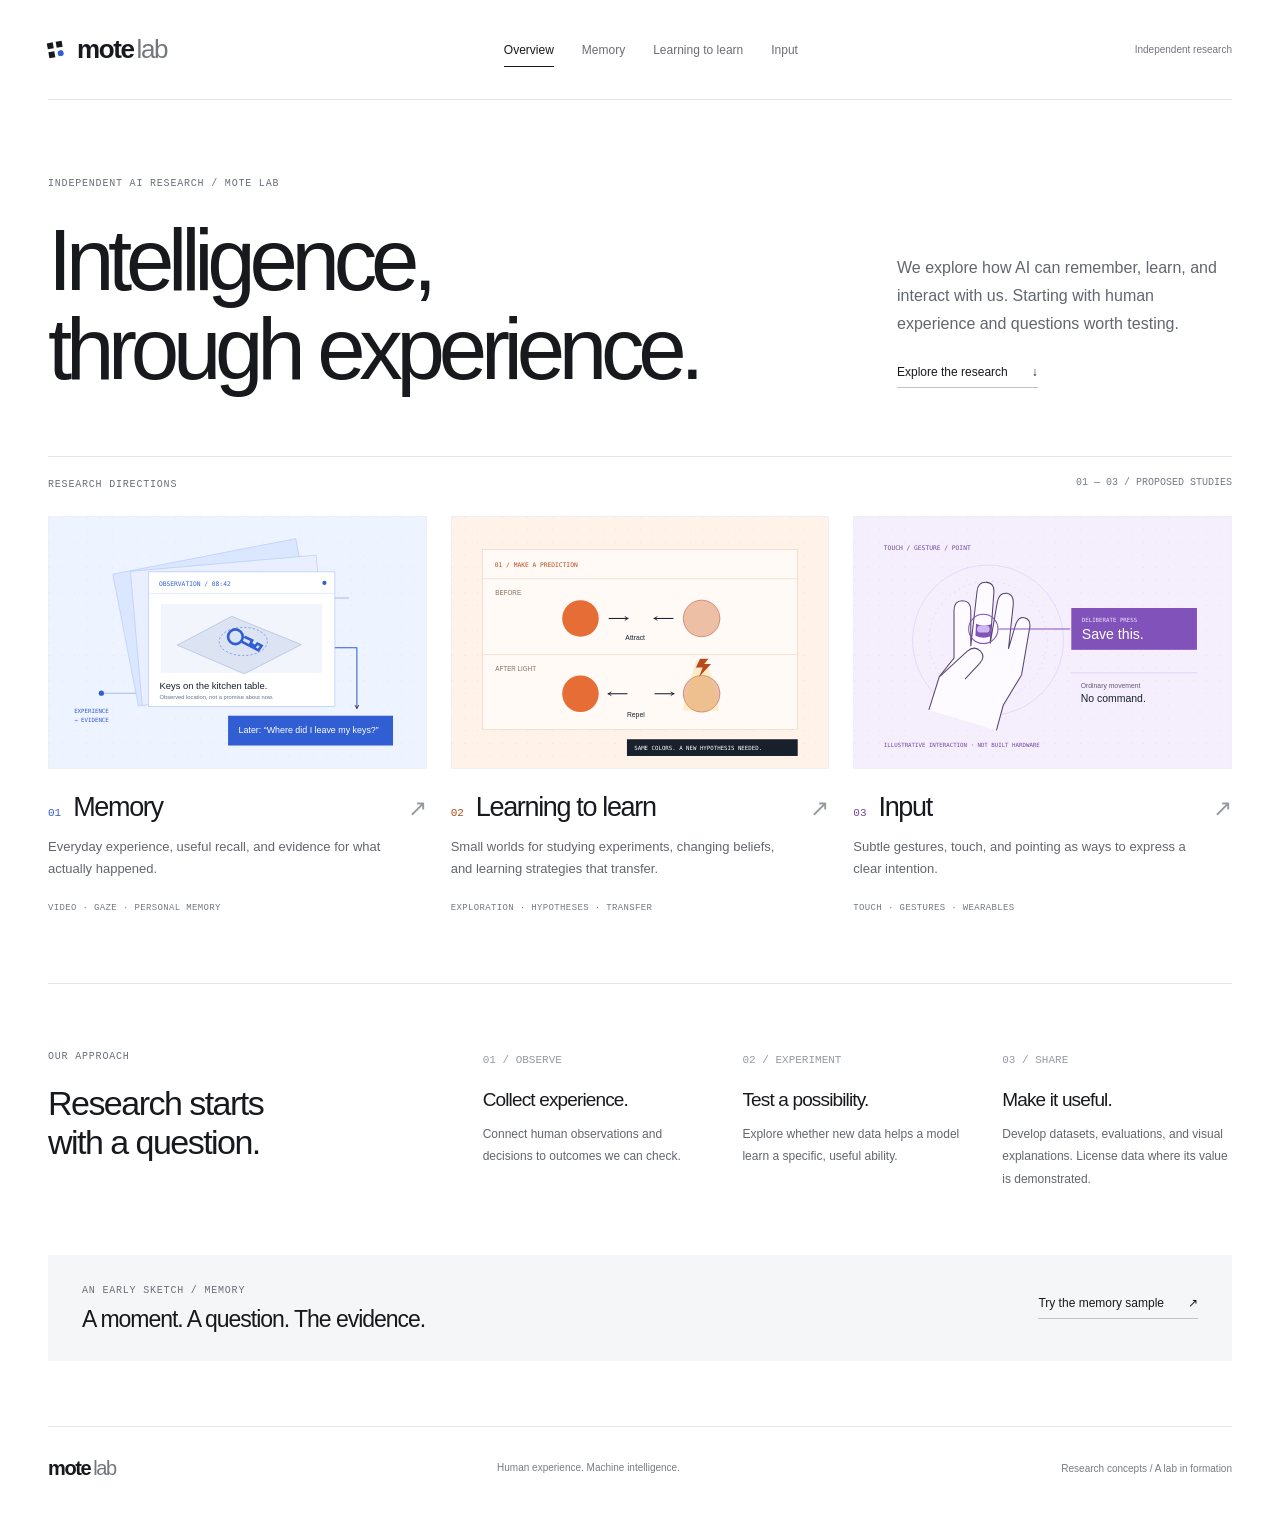
<file: site/index.html>
<!doctype html>
<html lang="en"><head><meta charset="utf-8"><meta name="viewport" content="width=device-width, initial-scale=1"><meta name="robots" content="noindex, nofollow"><meta name="theme-color" content="#ffffff"><meta name="description" content="An independent research lab exploring memory, learning to learn, and input beyond voice."><title>Intelligence through experience — Mote Lab</title><link rel="icon" href="./assets/favicon.svg" type="image/svg+xml"><link rel="stylesheet" href="./assets/studio.css"></head><body data-area="home"><a class="skip-link" href="#main">Skip to content</a><header class="studio-header shell"><a class="studio-brand" href="./" aria-label="Mote Lab home"><span class="brand-glyph" aria-hidden="true"><i></i><i></i><i></i><i></i></span>mote<span>lab</span></a><nav aria-label="Main navigation"><a href="./" aria-current="page">Overview</a><a href="./research/">Memory</a><a href="./learning/">Learning to learn</a><a href="./input/">Input</a></nav><span class="header-note">Independent research</span></header><main id="main"><section class="home-intro shell"><div><p class="label">Independent AI research / Mote Lab</p><h1>Intelligence,<br>through experience.</h1></div><div class="intro-aside"><p>We explore how AI can remember, learn, and interact with us. Starting with human experience and questions worth testing.</p><a class="quiet-link" href="#areas">Explore the research <span aria-hidden="true">↓</span></a></div></section><section class="shell" id="areas"><div class="section-bar"><p class="label">Research directions</p><span>01 — 03 / PROPOSED STUDIES</span></div><div class="program-grid"><a class="program-card" data-area="memory" href="research/"><div class="card-art"><img src="./assets/studio-memory.svg" width="720" height="480" alt="Observed moments linked to a later question." fetchpriority="high"></div><div class="card-heading"><span class="card-number">01</span><h2>Memory</h2><span class="arrow" aria-hidden="true">↗</span></div><p>Everyday experience, useful recall, and evidence for what actually happened.</p><div class="card-tag">Video · Gaze · Personal memory</div></a><a class="program-card" data-area="learning" href="learning/"><div class="card-art"><img src="./assets/studio-learning.svg" width="720" height="480" alt="The same pair attracts before light exposure and repels afterward." fetchpriority="high"></div><div class="card-heading"><span class="card-number">02</span><h2>Learning to learn</h2><span class="arrow" aria-hidden="true">↗</span></div><p>Small worlds for studying experiments, changing beliefs, and learning strategies that transfer.</p><div class="card-tag">Exploration · Hypotheses · Transfer</div></a><a class="program-card" data-area="input" href="input/"><div class="card-art"><img src="./assets/studio-input.svg" width="720" height="480" alt="An intentional ring press maps to a save command; ordinary movement does not." fetchpriority="high"></div><div class="card-heading"><span class="card-number">03</span><h2>Input</h2><span class="arrow" aria-hidden="true">↗</span></div><p>Subtle gestures, touch, and pointing as ways to express a clear intention.</p><div class="card-tag">Touch · Gestures · Wearables</div></a></div></section><section class="lab-note shell"><div><p class="label">Our approach</p><h2>Research starts<br>with a question.</h2></div><div class="method-grid"><article><span class="number">01 / OBSERVE</span><h3>Collect experience.</h3><p>Connect human observations and decisions to outcomes we can check.</p></article><article><span class="number">02 / EXPERIMENT</span><h3>Test a possibility.</h3><p>Explore whether new data helps a model learn a specific, useful ability.</p></article><article><span class="number">03 / SHARE</span><h3>Make it useful.</h3><p>Develop datasets, evaluations, and visual explanations. License data where its value is demonstrated.</p></article></div></section><section class="sample-link shell"><div><p class="label">An early sketch / Memory</p><h2>A moment. A question. The evidence.</h2></div><a class="quiet-link" href="memory/">Try the memory sample <span aria-hidden="true">↗</span></a></section></main><footer class="studio-footer shell"><a class="studio-brand" href="./">mote<span>lab</span></a><p>Human experience. Machine intelligence.</p><span>Research concepts / A lab in formation</span></footer></body></html>
</file>
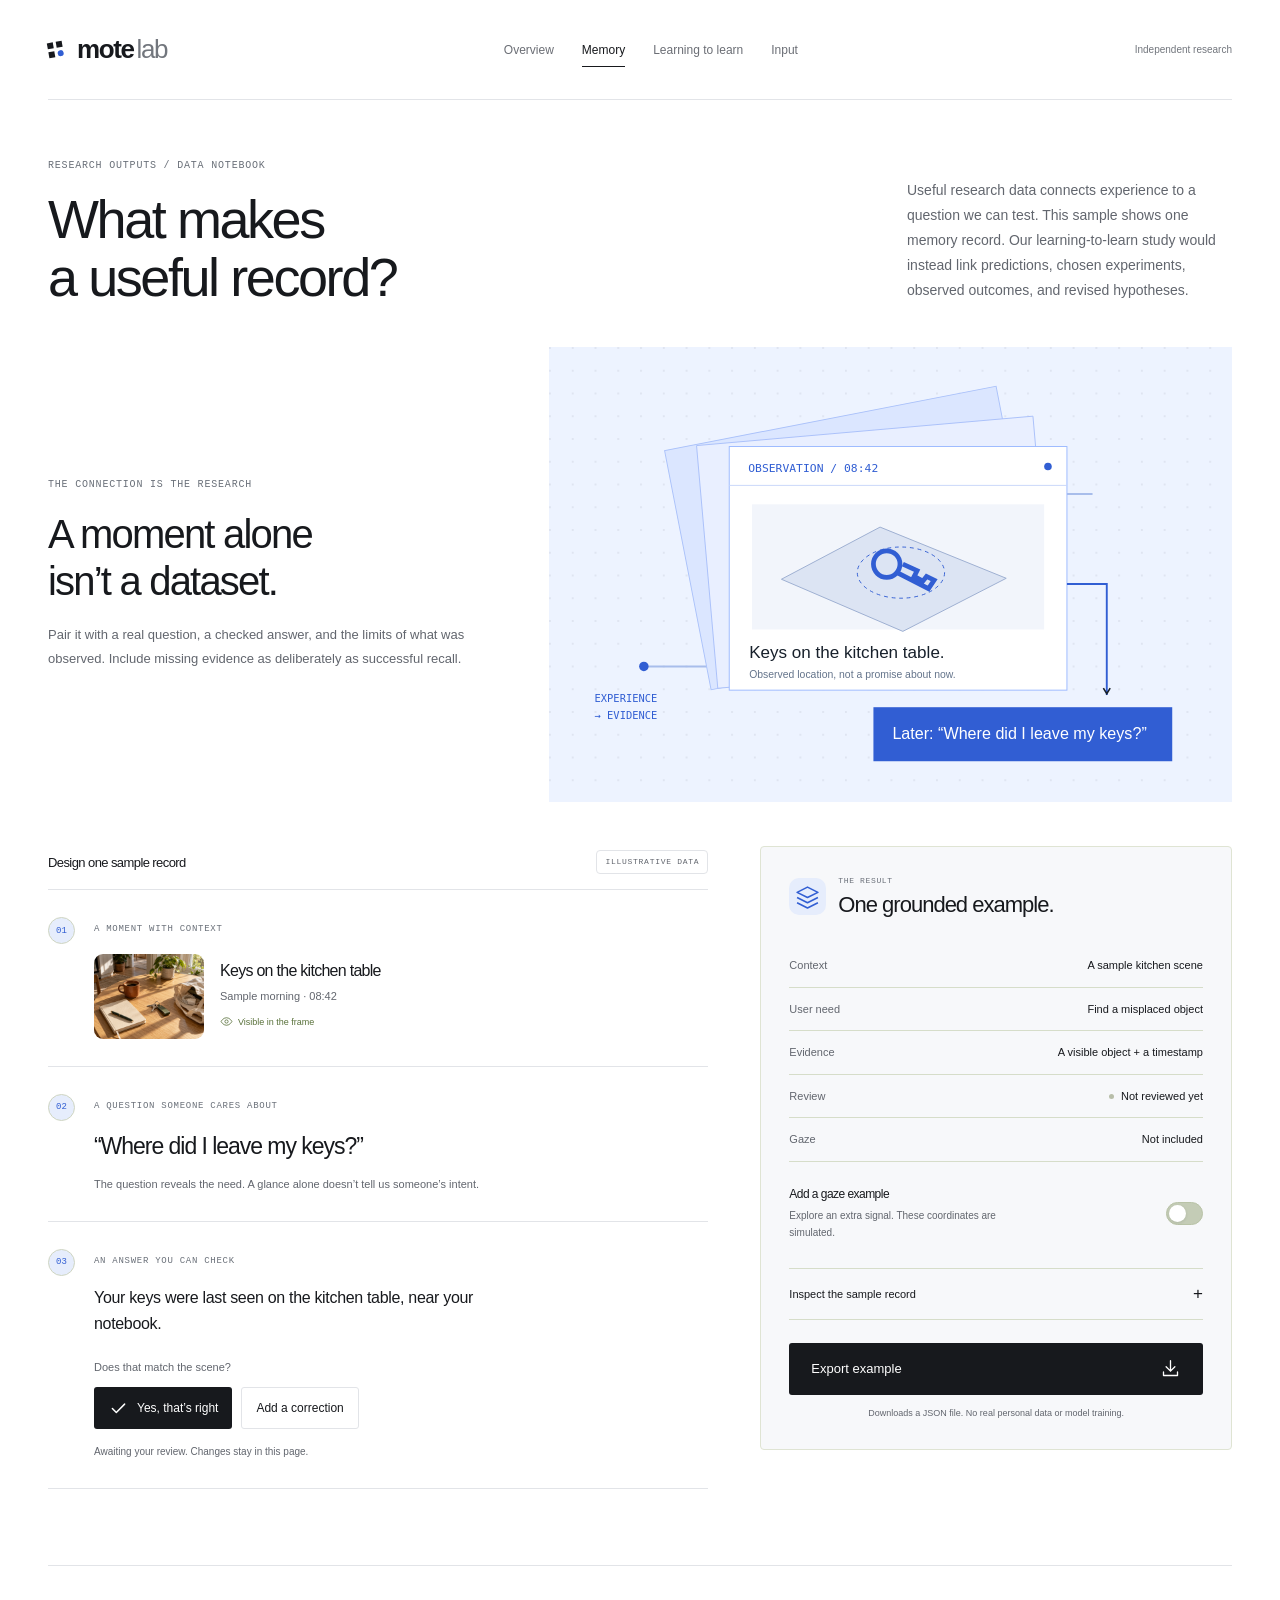
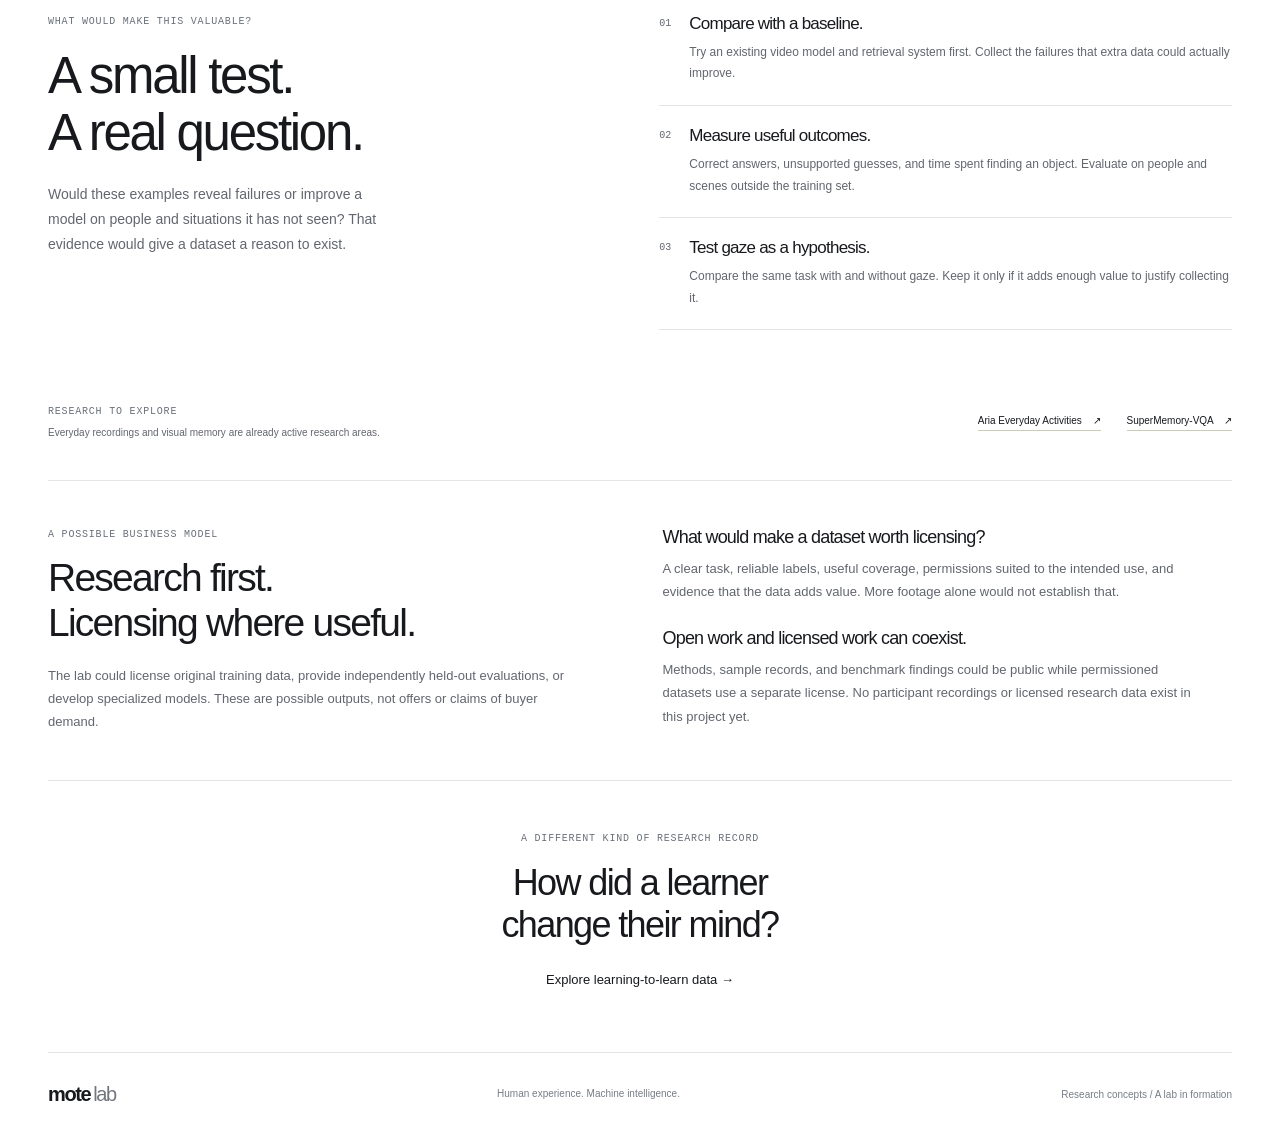
<file: site/data/index.html>
<!doctype html>
<html lang="en"><head><meta charset="utf-8"><meta name="viewport" content="width=device-width, initial-scale=1"><meta name="robots" content="noindex, nofollow"><meta name="theme-color" content="#ffffff"><meta name="description" content="An illustrated explanation of memory research data, followed by a sample record with human review and explicit limits."><title>The memory dataset — Mote Lab</title><link rel="icon" href="../assets/favicon.svg" type="image/svg+xml"><link rel="stylesheet" href="../assets/site.css"><link rel="stylesheet" href="../assets/memory.css"><script src="../assets/site.js" defer></script><link rel="stylesheet" href="../assets/studio.css"></head>
<body data-page="data" data-area="memory"><a class="skip-link" href="#main">Skip to content</a><header class="studio-header shell"><a class="studio-brand" href="../" aria-label="Mote Lab home"><span class="brand-glyph" aria-hidden="true"><i></i><i></i><i></i><i></i></span>mote<span>lab</span></a><nav aria-label="Main navigation"><a href="../">Overview</a><a href="../research/" aria-current="page">Memory</a><a href="../learning/">Learning to learn</a><a href="../input/">Input</a></nav><span class="header-note">Independent research</span></header>
<main id="main" class="wrap">
    <section class="page-intro data-intro"><div><p class="eyebrow">RESEARCH OUTPUTS / DATA NOTEBOOK</p><h1>What makes<br>a useful record?</h1></div><p>Useful research data connects experience to a question we can test. This sample shows one memory record. Our learning-to-learn study would instead link predictions, chosen experiments, observed outcomes, and revised hypotheses.</p></section>
    <section class="data-visual-intro"><div><p class="eyebrow">THE CONNECTION IS THE RESEARCH</p><h2>A moment alone<br>isn’t <em>a dataset.</em></h2><p>Pair it with a real question, a checked answer, and the limits of what was observed. Include missing evidence as deliberately as successful recall.</p></div><img class="memory-drawing " src="../assets/studio-memory.svg" width="640" height="460" alt="An observation is preserved with evidence and a timestamp for a later question." loading="lazy"></section><div class="data-layout">
      <section class="data-workbench" aria-labelledby="workbench-title">
        <div class="panel-heading"><h2 id="workbench-title">Design one sample record</h2><span class="sample-pill">ILLUSTRATIVE DATA</span></div>
        <div class="data-step"><span class="step-number">01</span><div class="step-body"><p class="eyebrow">A MOMENT WITH CONTEXT</p><div class="observed-moment"><img src="../assets/morning-scene.jpg" alt="Generated kitchen scene used as the evidence for this example." width="1536" height="1024"><div><h3>Keys on the kitchen table</h3><p>Sample morning · 08:42</p><span class="evidence-tag"><svg class="icon" aria-hidden="true"><use href="../assets/icons.svg#eye"/></svg> Visible in the frame</span></div></div></div></div>
        <div class="data-step"><span class="step-number">02</span><div class="step-body"><p class="eyebrow">A QUESTION SOMEONE CARES ABOUT</p><blockquote>“Where did I leave my keys?”</blockquote><p class="step-note">The question reveals the need. A glance alone doesn’t tell us someone’s intent.</p></div></div>
        <div class="data-step"><span class="step-number">03</span><div class="step-body"><p class="eyebrow">AN ANSWER YOU CAN CHECK</p><p class="sample-answer" id="sample-answer">Your keys were last seen on the kitchen table, near your notebook.</p><p class="feedback-prompt">Does that match the scene?</p><div class="feedback-actions"><button class="button button-small button-dark" id="confirm-sample" type="button"><svg class="icon" aria-hidden="true"><use href="../assets/icons.svg#check"/></svg> Yes, that’s right</button><button class="button button-small button-plain" id="correct-sample" type="button">Add a correction</button></div><form id="correction-form" hidden><label for="correction-text">What should the answer say?</label><textarea id="correction-text" maxlength="500" rows="3" required placeholder="Describe what the sample actually shows…"></textarea><div class="feedback-actions"><button class="button button-small button-dark" type="submit">Save correction</button><button class="button button-small button-plain" id="cancel-correction" type="button">Cancel</button></div></form><p class="feedback-message" id="feedback-message" aria-live="polite">Awaiting your review. Changes stay in this page.</p></div></div>
      </section>
      <aside class="record-panel" aria-labelledby="record-title">
        <div class="record-heading"><span class="assistant-mark"><svg aria-hidden="true"><use href="../assets/icons.svg#layers"/></svg></span><div><p class="eyebrow">THE RESULT</p><h2 id="record-title">One grounded example.</h2></div></div>
        <dl class="record-fields"><div><dt>Context</dt><dd>A sample kitchen scene</dd></div><div><dt>User need</dt><dd>Find a misplaced object</dd></div><div><dt>Evidence</dt><dd>A visible object + a timestamp</dd></div><div><dt>Review</dt><dd id="record-review"><span class="review-dot"></span> Not reviewed yet</dd></div><div><dt>Gaze</dt><dd id="record-gaze">Not included</dd></div></dl>
        <div class="gaze-option"><div><h3>Add a gaze example</h3><p>Explore an extra signal. These coordinates are simulated.</p></div><label class="switch"><input type="checkbox" id="include-gaze" aria-label="Include simulated gaze data"><span class="switch-track"></span></label></div>
        <p class="gaze-explanation" id="gaze-explanation" hidden>A sample fixation points toward the keys. This doesn’t prove intent or that gaze improves a model.</p>
        <details class="record-details"><summary>Inspect the sample record <span aria-hidden="true">+</span></summary><pre id="record-json" tabindex="0" aria-label="Example dataset record in JSON format"></pre></details>
        <button class="button button-dark export-button" id="export-record" type="button">Export example <svg class="icon" aria-hidden="true"><use href="../assets/icons.svg#download"/></svg></button><p class="export-note">Downloads a JSON file. No real personal data or model training.</p><p id="export-status" class="sr-only" aria-live="polite"></p>
      </aside>
    </div>
    <section class="research-section"><div class="section-lead"><p class="eyebrow">WHAT WOULD MAKE THIS VALUABLE?</p><h2>A small test.<br>A real <em>question.</em></h2><p>Would these examples reveal failures or improve a model on people and situations it has not seen? That evidence would give a dataset a reason to exist.</p></div><div class="research-points"><article><span>01</span><div><h3>Compare with a baseline.</h3><p>Try an existing video model and retrieval system first. Collect the failures that extra data could actually improve.</p></div></article><article><span>02</span><div><h3>Measure useful outcomes.</h3><p>Correct answers, unsupported guesses, and time spent finding an object. Evaluate on people and scenes outside the training set.</p></div></article><article><span>03</span><div><h3>Test gaze as a hypothesis.</h3><p>Compare the same task with and without gaze. Keep it only if it adds enough value to justify collecting it.</p></div></article></div></section>
    <section class="reference-strip"><div><p class="eyebrow">RESEARCH TO EXPLORE</p><p>Everyday recordings and visual memory are already active research areas.</p></div><a href="https://facebookresearch.github.io/projectaria_tools/docs/open_datasets/aria_everyday_activities_dataset" target="_blank" rel="noopener noreferrer">Aria Everyday Activities <span aria-hidden="true">↗</span></a><a href="https://supermemory-vqa.github.io/" target="_blank" rel="noopener noreferrer">SuperMemory-VQA <span aria-hidden="true">↗</span></a></section>
    <noscript><p class="notice">Enable JavaScript to review, correct, and export the example record.</p></noscript>
  <section class="research-assets wrap"><div><p class="eyebrow">A POSSIBLE BUSINESS MODEL</p><h2>Research first.<br><em>Licensing where useful.</em></h2><p>The lab could license original training data, provide independently held-out evaluations, or develop specialized models. These are possible outputs, not offers or claims of buyer demand.</p></div><div><h3>What would make a dataset worth licensing?</h3><p>A clear task, reliable labels, useful coverage, permissions suited to the intended use, and evidence that the data adds value. More footage alone would not establish that.</p><h3>Open work and licensed work can coexist.</h3><p>Methods, sample records, and benchmark findings could be public while permissioned datasets use a separate license. No participant recordings or licensed research data exist in this project yet.</p></div></section><section class="memory-next"><p class="eyebrow">A DIFFERENT KIND OF RESEARCH RECORD</p><h2>How did a learner<br><em>change their mind?</em></h2><a class="text-link" href="../learning/">Explore learning-to-learn data →</a></section></main>
<footer class="studio-footer shell"><a class="studio-brand" href="../">mote<span>lab</span></a><p>Human experience. Machine intelligence.</p><span>Research concepts / A lab in formation</span></footer></body></html>
</file>
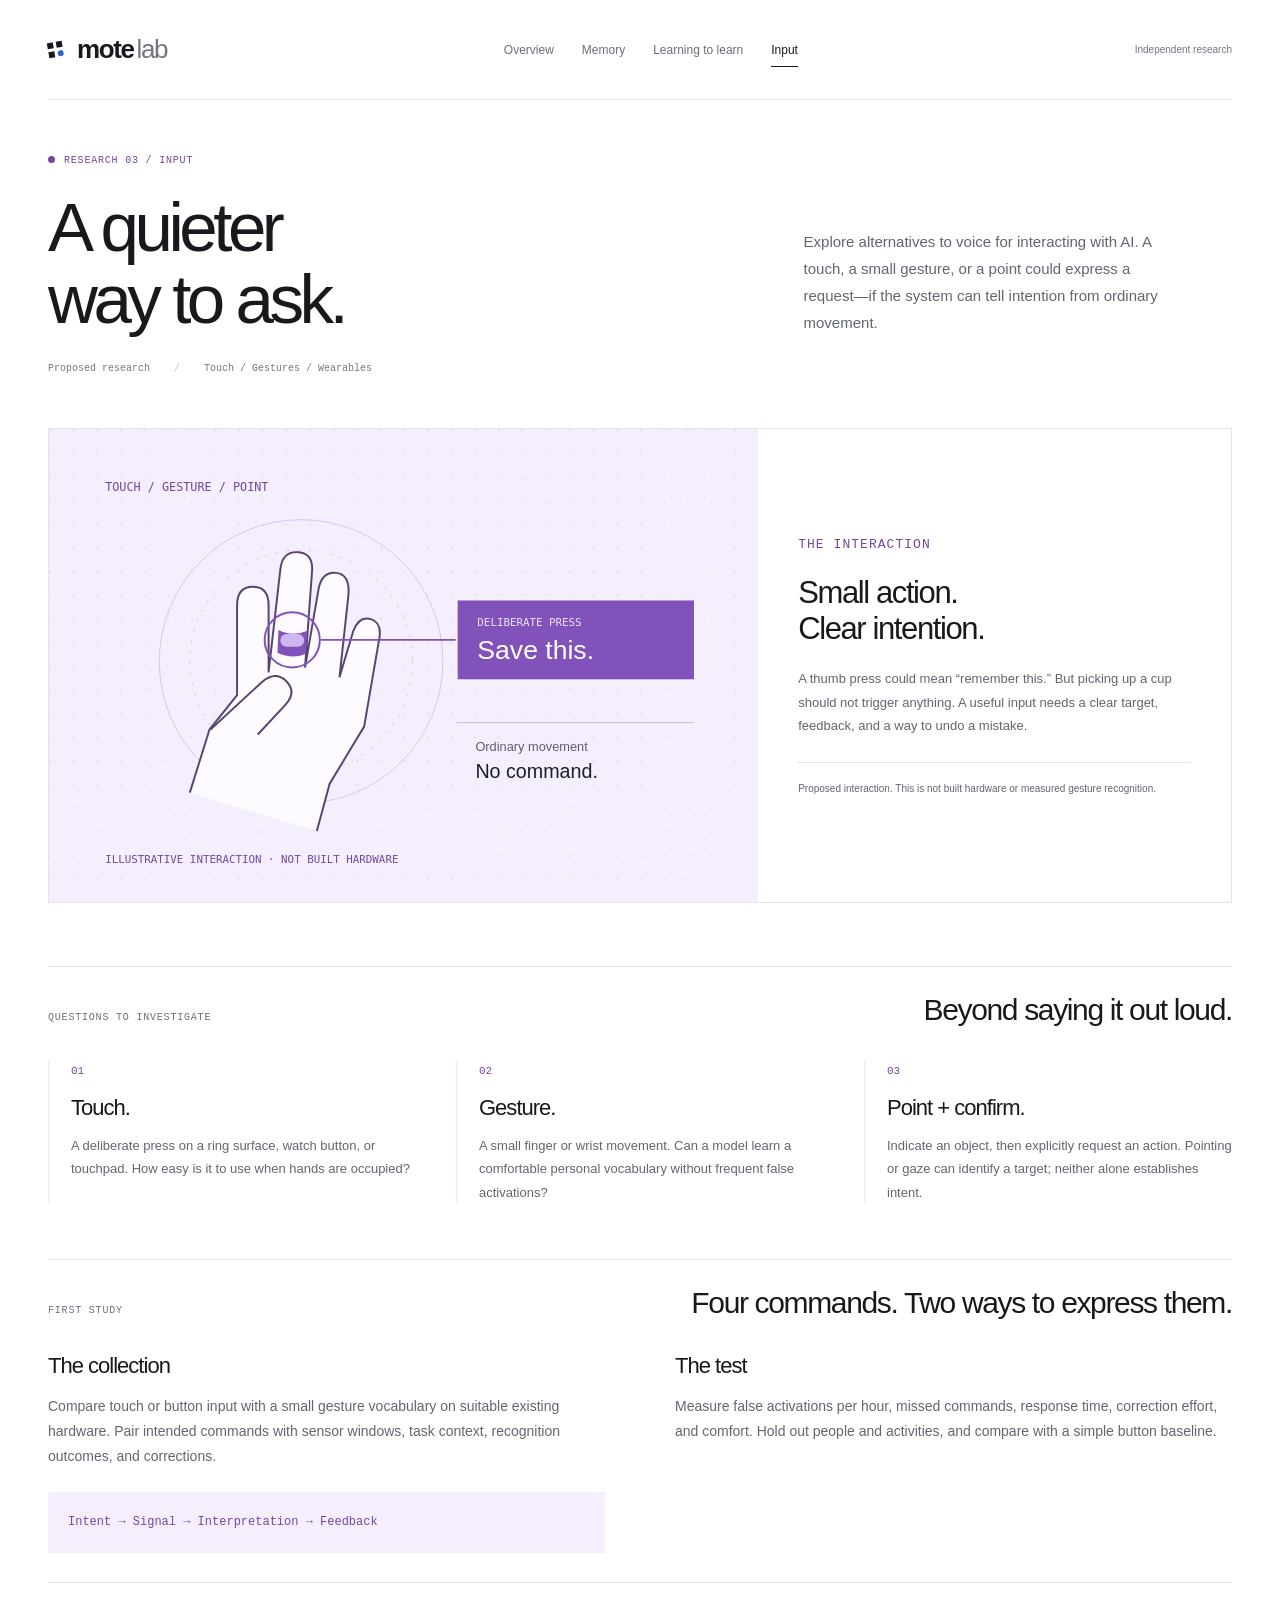
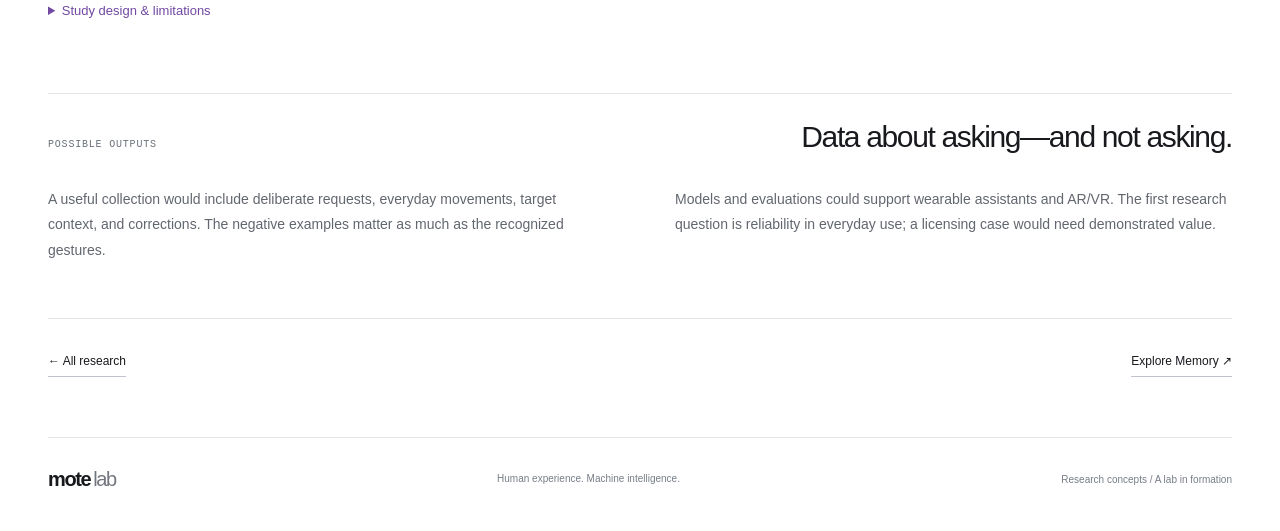
<file: site/input/index.html>
<!doctype html>
<html lang="en"><head><meta charset="utf-8"><meta name="viewport" content="width=device-width, initial-scale=1"><meta name="robots" content="noindex, nofollow"><meta name="theme-color" content="#ffffff"><meta name="description" content="Investigating touch, subtle gestures, and pointing as alternatives to voice input for AI interaction."><title>Input — Mote Lab</title><link rel="icon" href="../assets/favicon.svg" type="image/svg+xml"><link rel="stylesheet" href="../assets/studio.css"></head><body data-area="input"><a class="skip-link" href="#main">Skip to content</a><header class="studio-header shell"><a class="studio-brand" href="../" aria-label="Mote Lab home"><span class="brand-glyph" aria-hidden="true"><i></i><i></i><i></i><i></i></span>mote<span>lab</span></a><nav aria-label="Main navigation"><a href="../">Overview</a><a href="../research/">Memory</a><a href="../learning/">Learning to learn</a><a href="../input/" aria-current="page">Input</a></nav><span class="header-note">Independent research</span></header><main id="main"><section class="research-top shell"><p class="label"><span class="dot"></span>Research 03 / Input</p><div class="research-title"><h1>A quieter<br>way to ask.</h1><p>Explore alternatives to voice for interacting with AI. A touch, a small gesture, or a point could express a request—if the system can tell intention from ordinary movement.</p></div><div class="research-meta"><span>Proposed research</span><span>Touch / Gestures / Wearables</span></div></section><section class="visual-story shell"><figure><img src="../assets/studio-input.svg" width="720" height="480" alt="A deliberate press on an illustrative ring selects Save; ordinary movement produces no command." fetchpriority="high"></figure><div class="visual-caption"><p class="label">The interaction</p><h2>Small action.<br>Clear intention.</h2><p>A thumb press could mean “remember this.” But picking up a cup should not trigger anything. A useful input needs a clear target, feedback, and a way to undo a mistake.</p><p class="caption-limit">Proposed interaction. This is not built hardware or measured gesture recognition.</p></div></section><section class="research-section-new shell"><div class="section-title"><p class="label">Questions to investigate</p><h2>Beyond saying it out loud.</h2></div><div class="question-grid"><article><span class="number">01</span><h3>Touch.</h3><p>A deliberate press on a ring surface, watch button, or touchpad. How easy is it to use when hands are occupied?</p></article><article><span class="number">02</span><h3>Gesture.</h3><p>A small finger or wrist movement. Can a model learn a comfortable personal vocabulary without frequent false activations?</p></article><article><span class="number">03</span><h3>Point + confirm.</h3><p>Indicate an object, then explicitly request an action. Pointing or gaze can identify a target; neither alone establishes intent.</p></article></div></section><section class="research-section-new shell"><div class="section-title"><p class="label">First study</p><h2>Four commands. Two ways to express them.</h2></div><div class="two-columns"><div><h3>The collection</h3><p>Compare touch or button input with a small gesture vocabulary on suitable existing hardware. Pair intended commands with sensor windows, task context, recognition outcomes, and corrections.</p><div class="dataset-line">Intent → Signal → Interpretation → Feedback</div></div><div><h3>The test</h3><p>Measure false activations per hour, missed commands, response time, correction effort, and comfort. Hold out people and activities, and compare with a simple button baseline.</p></div></div><details class="protocol"><summary>Study design &amp; limitations</summary><p>Start with save, confirm, dismiss, and cancel. Include substantial ordinary movement where the correct output is no command. Keep prompted trials distinct from spontaneous use. Use consented reference video when needed to verify behavior.</p><p>A sensor model can detect candidate inputs; a language or vision-language model can learn how confirmed inputs and context map to requests. Sending raw motion to an LLM does not automatically give it meaning.</p><p>Investigate personalization from a few examples before building a custom ring. Hardware availability and developer access to raw sensor data must be established. No sensor integration or data collection is implemented on this site.</p></details></section><section class="research-section-new shell"><div class="section-title"><p class="label">Possible outputs</p><h2>Data about asking—and not asking.</h2></div><div class="two-columns"><p>A useful collection would include deliberate requests, everyday movements, target context, and corrections. The negative examples matter as much as the recognized gestures.</p><p>Models and evaluations could support wearable assistants and AR/VR. The first research question is reliability in everyday use; a licensing case would need demonstrated value.</p></div></section><div class="page-end shell"><a class="quiet-link" href="../">← All research</a><a class="quiet-link" href="../research/">Explore Memory ↗</a></div></main><footer class="studio-footer shell"><a class="studio-brand" href="../">mote<span>lab</span></a><p>Human experience. Machine intelligence.</p><span>Research concepts / A lab in formation</span></footer></body></html>
</file>
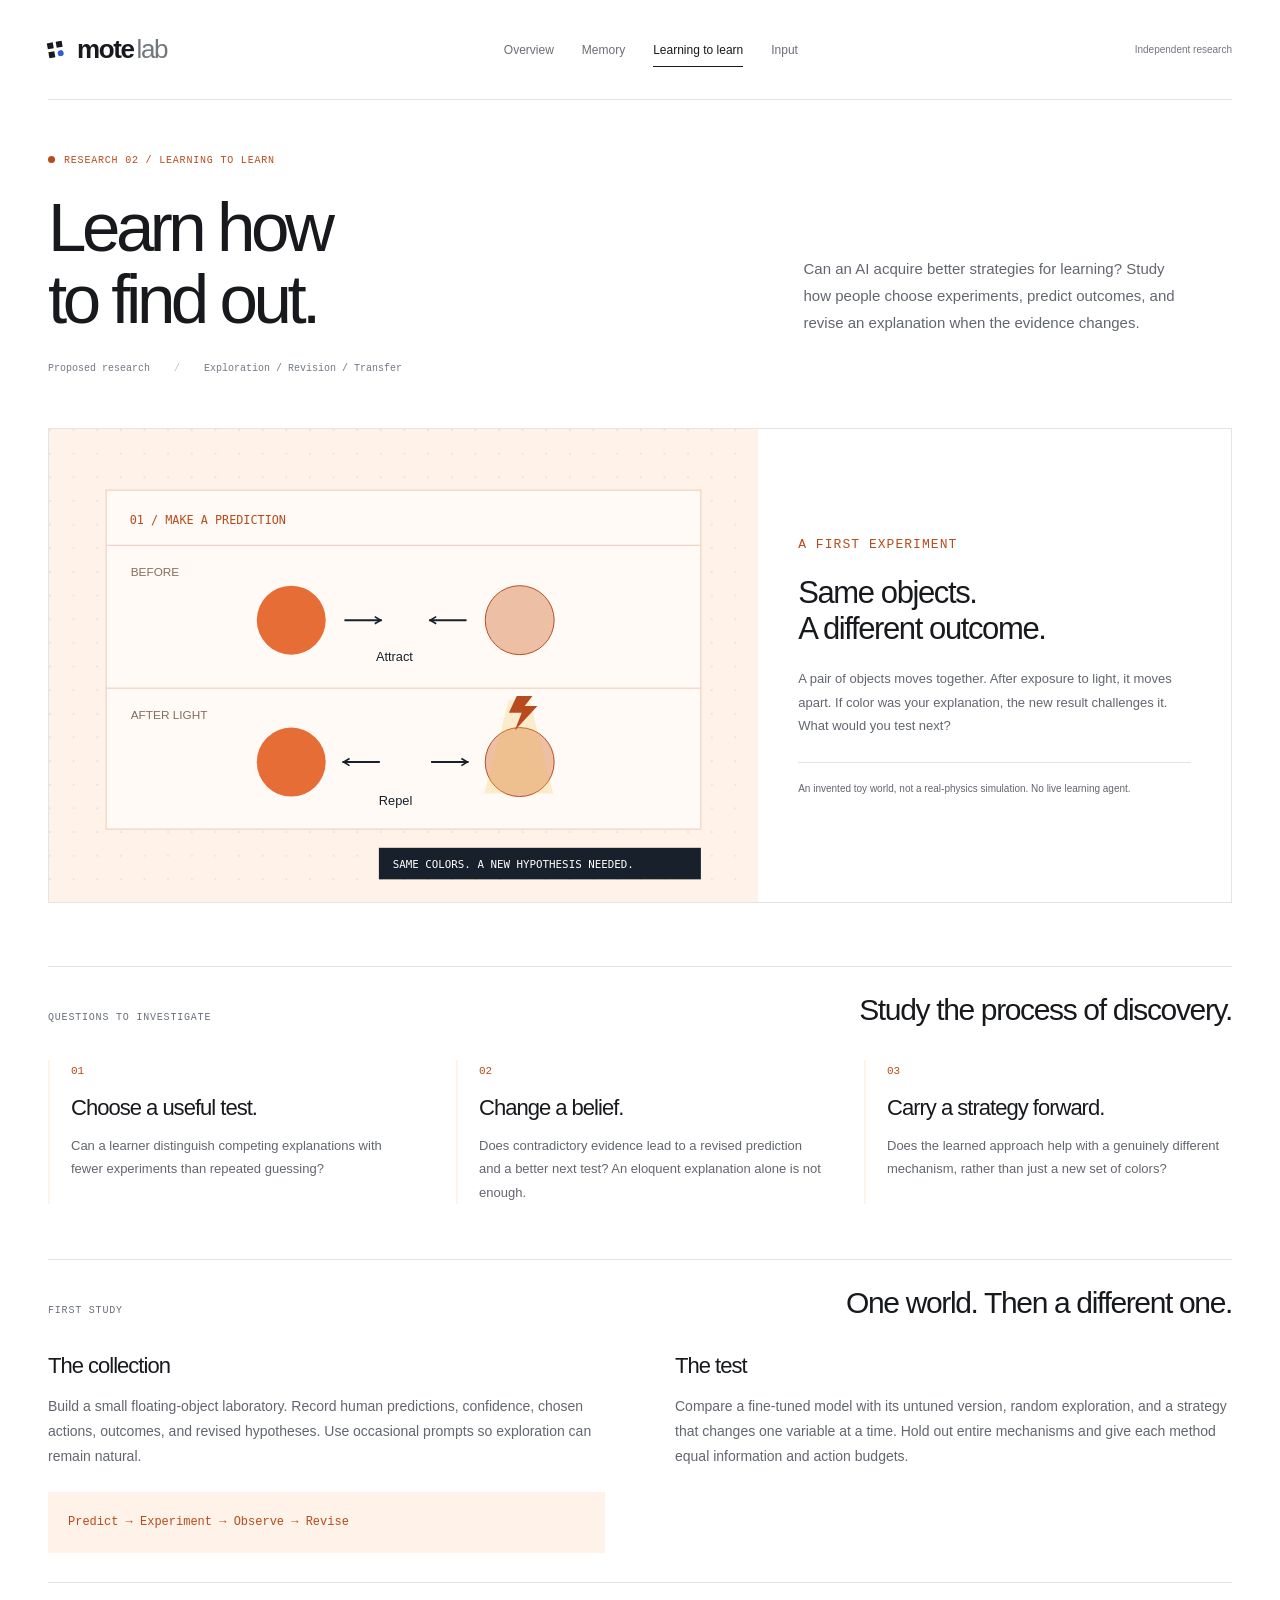
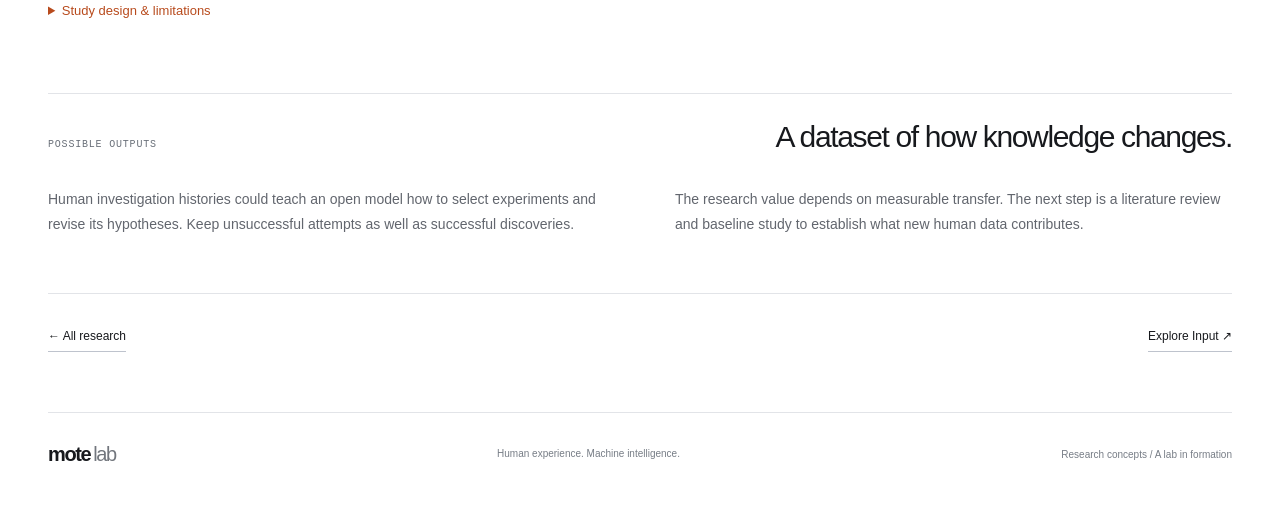
<file: site/learning/index.html>
<!doctype html>
<html lang="en"><head><meta charset="utf-8"><meta name="viewport" content="width=device-width, initial-scale=1"><meta name="robots" content="noindex, nofollow"><meta name="theme-color" content="#ffffff"><meta name="description" content="Investigating experiment choice, hypothesis revision, and strategies that transfer to new situations."><title>Learning to learn — Mote Lab</title><link rel="icon" href="../assets/favicon.svg" type="image/svg+xml"><link rel="stylesheet" href="../assets/studio.css"></head><body data-area="learning"><a class="skip-link" href="#main">Skip to content</a><header class="studio-header shell"><a class="studio-brand" href="../" aria-label="Mote Lab home"><span class="brand-glyph" aria-hidden="true"><i></i><i></i><i></i><i></i></span>mote<span>lab</span></a><nav aria-label="Main navigation"><a href="../">Overview</a><a href="../research/">Memory</a><a href="../learning/" aria-current="page">Learning to learn</a><a href="../input/">Input</a></nav><span class="header-note">Independent research</span></header><main id="main"><section class="research-top shell"><p class="label"><span class="dot"></span>Research 02 / Learning to learn</p><div class="research-title"><h1>Learn how<br>to find out.</h1><p>Can an AI acquire better strategies for learning? Study how people choose experiments, predict outcomes, and revise an explanation when the evidence changes.</p></div><div class="research-meta"><span>Proposed research</span><span>Exploration / Revision / Transfer</span></div></section><section class="visual-story shell"><figure><img src="../assets/studio-learning.svg" width="720" height="480" alt="A pair changes from attraction to repulsion after light exposure while its colors stay the same." fetchpriority="high"></figure><div class="visual-caption"><p class="label">A first experiment</p><h2>Same objects.<br>A different outcome.</h2><p>A pair of objects moves together. After exposure to light, it moves apart. If color was your explanation, the new result challenges it. What would you test next?</p><p class="caption-limit">An invented toy world, not a real-physics simulation. No live learning agent.</p></div></section><section class="research-section-new shell"><div class="section-title"><p class="label">Questions to investigate</p><h2>Study the process of discovery.</h2></div><div class="question-grid"><article><span class="number">01</span><h3>Choose a useful test.</h3><p>Can a learner distinguish competing explanations with fewer experiments than repeated guessing?</p></article><article><span class="number">02</span><h3>Change a belief.</h3><p>Does contradictory evidence lead to a revised prediction and a better next test? An eloquent explanation alone is not enough.</p></article><article><span class="number">03</span><h3>Carry a strategy forward.</h3><p>Does the learned approach help with a genuinely different mechanism, rather than just a new set of colors?</p></article></div></section><section class="research-section-new shell"><div class="section-title"><p class="label">First study</p><h2>One world. Then a different one.</h2></div><div class="two-columns"><div><h3>The collection</h3><p>Build a small floating-object laboratory. Record human predictions, confidence, chosen actions, outcomes, and revised hypotheses. Use occasional prompts so exploration can remain natural.</p><div class="dataset-line">Predict → Experiment → Observe → Revise</div></div><div><h3>The test</h3><p>Compare a fine-tuned model with its untuned version, random exploration, and a strategy that changes one variable at a time. Hold out entire mechanisms and give each method equal information and action budgets.</p></div></div><details class="protocol"><summary>Study design &amp; limitations</summary><p>First-world rules: each object has one of two hidden states. Matching states repel; different states attract. A particular light flips a state, while visible color is unrelated. The simulator can check outcomes exactly; the learner must infer the rules.</p><p>Initial agents receive structured observations and a small action vocabulary without access to hidden state. Humans see the rendered world with equivalent evidence. A later vision-language condition can separate investigation failures from perception failures.</p><p>Test transfer to worlds governed by sequence, duration, or distance. Measure predictions on unseen situations, action counts, and new-goal success. Compare human traces with cheaper synthetic traces; human behavior is not automatically optimal.</p><p>First milestone: one clear environment, a small human pilot, and an untuned-model baseline before training. Success in toy worlds would not establish an ability to invent new real-world physics theories.</p></details></section><section class="research-section-new shell"><div class="section-title"><p class="label">Possible outputs</p><h2>A dataset of how knowledge changes.</h2></div><div class="two-columns"><p>Human investigation histories could teach an open model how to select experiments and revise its hypotheses. Keep unsuccessful attempts as well as successful discoveries.</p><p>The research value depends on measurable transfer. The next step is a literature review and baseline study to establish what new human data contributes.</p></div></section><div class="page-end shell"><a class="quiet-link" href="../">← All research</a><a class="quiet-link" href="../input/">Explore Input ↗</a></div></main><footer class="studio-footer shell"><a class="studio-brand" href="../">mote<span>lab</span></a><p>Human experience. Machine intelligence.</p><span>Research concepts / A lab in formation</span></footer></body></html>
</file>
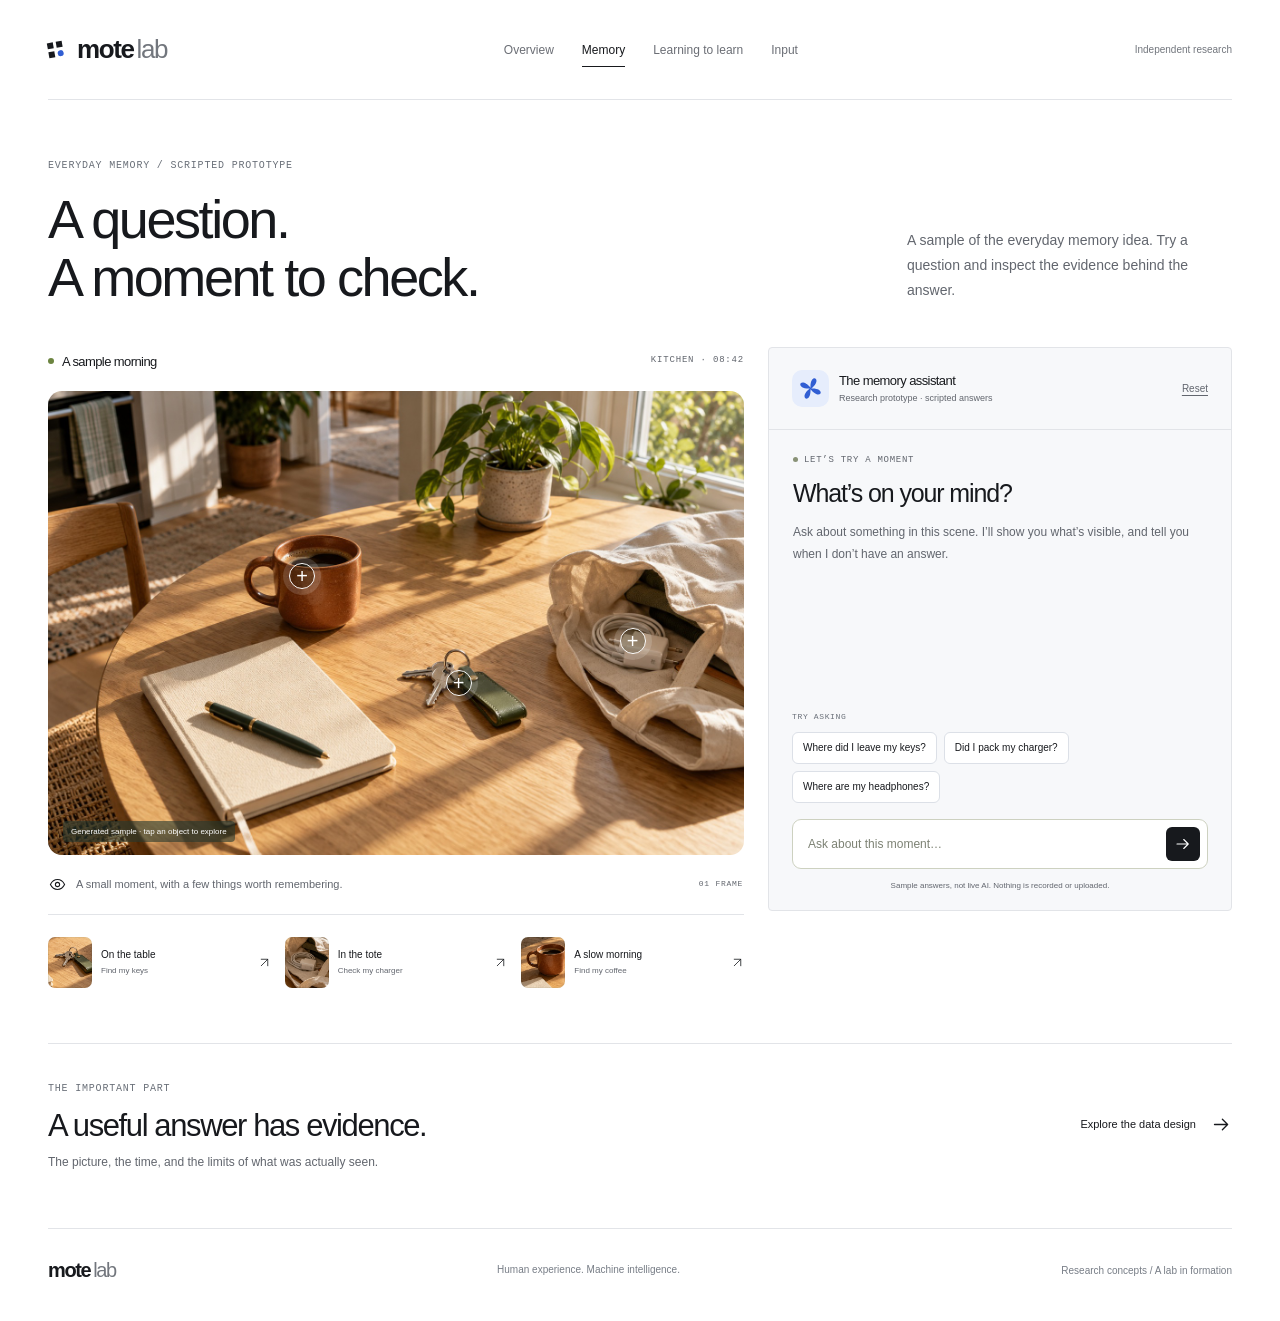
<file: site/memory/index.html>
<!doctype html>
<html lang="en"><head><meta charset="utf-8"><meta name="viewport" content="width=device-width, initial-scale=1"><meta name="robots" content="noindex, nofollow"><meta name="theme-color" content="#ffffff"><meta name="description" content="Ask about a sample scene and inspect the evidence behind a scripted memory answer."><title>Try a sample memory — Mote Lab</title><link rel="icon" href="../assets/favicon.svg" type="image/svg+xml"><link rel="stylesheet" href="../assets/site.css"><link rel="stylesheet" href="../assets/memory.css"><script src="../assets/site.js" defer></script><link rel="stylesheet" href="../assets/studio.css"></head>
<body data-page="memory" data-area="memory"><a class="skip-link" href="#main">Skip to content</a><header class="studio-header shell"><a class="studio-brand" href="../" aria-label="Mote Lab home"><span class="brand-glyph" aria-hidden="true"><i></i><i></i><i></i><i></i></span>mote<span>lab</span></a><nav aria-label="Main navigation"><a href="../">Overview</a><a href="../research/" aria-current="page">Memory</a><a href="../learning/">Learning to learn</a><a href="../input/">Input</a></nav><span class="header-note">Independent research</span></header>
<main id="main" class="wrap">
    <section class="page-intro"><div><p class="eyebrow">EVERYDAY MEMORY / SCRIPTED PROTOTYPE</p><h1>A question.<br>A moment to check.</h1></div><p>A sample of the everyday memory idea. Try a question and inspect the evidence behind the answer.</p></section>
    <div class="demo-layout">
      <section class="scene-panel" aria-labelledby="scene-title">
        <div class="panel-heading"><h2 id="scene-title"><span class="status-dot"></span> A sample morning</h2><span class="mono">KITCHEN · 08:42</span></div>
        <div class="interactive-scene" id="memory-scene">
          <img src="../assets/morning-scene.jpg" alt="Sample kitchen scene: a coffee mug on the left, keys near the center, and a charger in an open tote on the right." width="1536" height="1024" fetchpriority="high">
          <button class="object-marker marker-keys" data-object="keys" aria-label="Ask about the keys" aria-pressed="false"><span></span><span class="marker-label">Keys</span></button>
          <button class="object-marker marker-charger" data-object="charger" aria-label="Ask about the charger" aria-pressed="false"><span></span><span class="marker-label">Charger</span></button>
          <button class="object-marker marker-coffee" data-object="coffee" aria-label="Ask about the coffee" aria-pressed="false"><span></span><span class="marker-label">Coffee</span></button>
          <span class="scene-image-note">Generated sample · tap an object to explore</span>
        </div>
        <div class="scene-evidence" id="scene-evidence" tabindex="-1"><svg class="icon" aria-hidden="true"><use href="../assets/icons.svg#eye"/></svg><p id="evidence-caption">A small moment, with a few things worth remembering.</p><span class="mono">01 FRAME</span></div>
        <div class="detail-strip" aria-label="Explore details in the sample"><button class="detail-button" data-object="keys"><span class="detail-thumb thumb-keys"></span><span>On the table<small>Find my keys</small></span><svg class="icon" aria-hidden="true"><use href="../assets/icons.svg#diagonal"/></svg></button><button class="detail-button" data-object="charger"><span class="detail-thumb thumb-charger"></span><span>In the tote<small>Check my charger</small></span><svg class="icon" aria-hidden="true"><use href="../assets/icons.svg#diagonal"/></svg></button><button class="detail-button" data-object="coffee"><span class="detail-thumb thumb-coffee"></span><span>A slow morning<small>Find my coffee</small></span><svg class="icon" aria-hidden="true"><use href="../assets/icons.svg#diagonal"/></svg></button></div>
      </section>
      <section class="assistant-panel" aria-labelledby="assistant-title">
        <div class="assistant-heading"><span class="assistant-mark"><svg aria-hidden="true"><use href="../assets/icons.svg#mark"/></svg></span><div><h2 id="assistant-title">The memory assistant</h2><span>Research prototype · scripted answers</span></div><button class="reset-button" type="button" id="reset-memory">Reset</button></div>
        <div class="conversation" aria-live="polite" aria-atomic="true"><p class="user-question" id="user-question" hidden></p><div class="assistant-answer"><span class="answer-eyebrow" id="answer-status">LET’S TRY A MOMENT</span><h3 id="answer-title">What’s on your mind?</h3><p id="answer-body">Ask about something in this scene. I’ll show you what’s visible, and tell you when I don’t have an answer.</p><button class="evidence-button" id="show-evidence" type="button" hidden><svg class="icon" aria-hidden="true"><use href="../assets/icons.svg#clock"/></svg><span>Show the moment <small>Kitchen · 08:42</small></span><svg class="icon" aria-hidden="true"><use href="../assets/icons.svg#arrow"/></svg></button></div></div>
        <div class="question-area"><p class="eyebrow">TRY ASKING</p><div class="question-chips"><button data-question="keys">Where did I leave my keys?</button><button data-question="charger">Did I pack my charger?</button><button data-question="headphones">Where are my headphones?</button></div><form id="memory-form"><label class="sr-only" for="memory-question">Ask about the sample scene</label><input id="memory-question" name="question" autocomplete="off" maxlength="240" placeholder="Ask about this moment…" required><button class="send-button" type="submit" aria-label="Ask Mote"><svg class="icon" aria-hidden="true"><use href="../assets/icons.svg#arrow"/></svg></button></form><p class="demo-disclosure">Sample answers, not live AI. Nothing is recorded or uploaded.</p></div>
      </section>
    </div>
    <section class="takeaway-strip"><div><span class="eyebrow">THE IMPORTANT PART</span><h2>A useful answer has evidence.</h2><p>The picture, the time, and the limits of what was actually seen.</p></div><a class="text-link" href="../data/">Explore the data design <svg class="icon" aria-hidden="true"><use href="../assets/icons.svg#arrow"/></svg></a></section>
    <noscript><p class="notice">Enable JavaScript to try the questions and object markers. This prototype uses scripted sample answers.</p></noscript>
  </main>
<footer class="studio-footer shell"><a class="studio-brand" href="../">mote<span>lab</span></a><p>Human experience. Machine intelligence.</p><span>Research concepts / A lab in formation</span></footer></body></html>
</file>
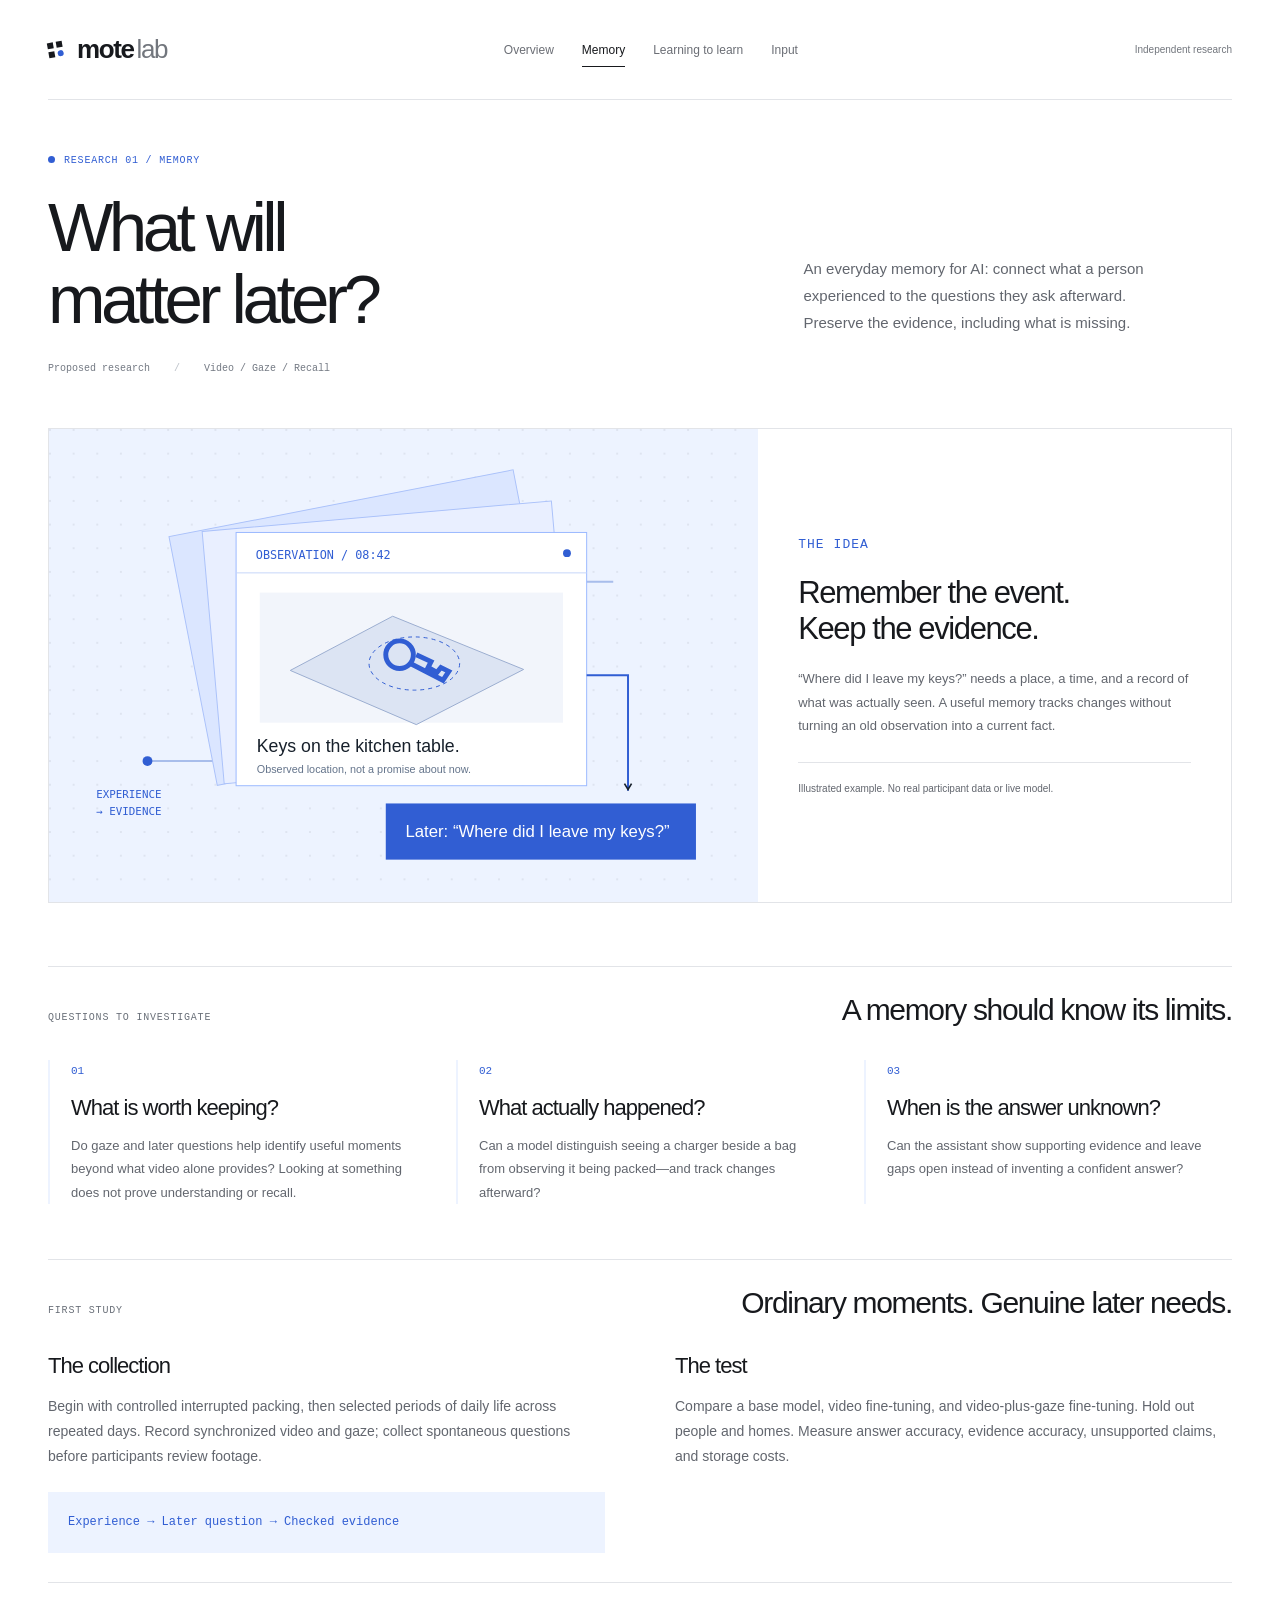
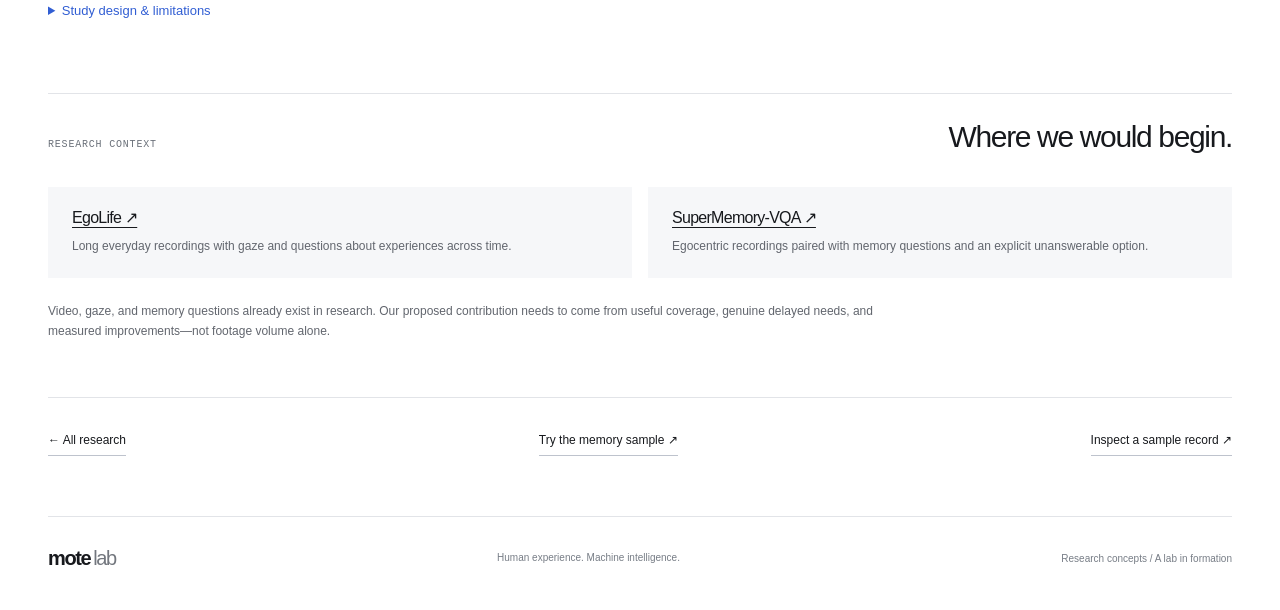
<file: site/research/index.html>
<!doctype html>
<html lang="en"><head><meta charset="utf-8"><meta name="viewport" content="width=device-width, initial-scale=1"><meta name="robots" content="noindex, nofollow"><meta name="theme-color" content="#ffffff"><meta name="description" content="Research into everyday memory, naturalistic video, gaze, and evidence-linked recall."><title>Memory — Mote Lab</title><link rel="icon" href="../assets/favicon.svg" type="image/svg+xml"><link rel="stylesheet" href="../assets/studio.css"></head><body data-area="memory"><a class="skip-link" href="#main">Skip to content</a><header class="studio-header shell"><a class="studio-brand" href="../" aria-label="Mote Lab home"><span class="brand-glyph" aria-hidden="true"><i></i><i></i><i></i><i></i></span>mote<span>lab</span></a><nav aria-label="Main navigation"><a href="../">Overview</a><a href="../research/" aria-current="page">Memory</a><a href="../learning/">Learning to learn</a><a href="../input/">Input</a></nav><span class="header-note">Independent research</span></header><main id="main"><section class="research-top shell"><p class="label"><span class="dot"></span>Research 01 / Memory</p><div class="research-title"><h1>What will<br>matter later?</h1><p>An everyday memory for AI: connect what a person experienced to the questions they ask afterward. Preserve the evidence, including what is missing.</p></div><div class="research-meta"><span>Proposed research</span><span>Video / Gaze / Recall</span></div></section><section class="visual-story shell"><figure><img src="../assets/studio-memory.svg" width="720" height="480" alt="An observed location is saved with evidence and a timestamp for a later question." fetchpriority="high"></figure><div class="visual-caption"><p class="label">The idea</p><h2>Remember the event.<br>Keep the evidence.</h2><p>“Where did I leave my keys?” needs a place, a time, and a record of what was actually seen. A useful memory tracks changes without turning an old observation into a current fact.</p><p class="caption-limit">Illustrated example. No real participant data or live model.</p></div></section><section class="research-section-new shell"><div class="section-title"><p class="label">Questions to investigate</p><h2>A memory should know its limits.</h2></div><div class="question-grid"><article><span class="number">01</span><h3>What is worth keeping?</h3><p>Do gaze and later questions help identify useful moments beyond what video alone provides? Looking at something does not prove understanding or recall.</p></article><article><span class="number">02</span><h3>What actually happened?</h3><p>Can a model distinguish seeing a charger beside a bag from observing it being packed—and track changes afterward?</p></article><article><span class="number">03</span><h3>When is the answer unknown?</h3><p>Can the assistant show supporting evidence and leave gaps open instead of inventing a confident answer?</p></article></div></section><section class="research-section-new shell"><div class="section-title"><p class="label">First study</p><h2>Ordinary moments. Genuine later needs.</h2></div><div class="two-columns"><div><h3>The collection</h3><p>Begin with controlled interrupted packing, then selected periods of daily life across repeated days. Record synchronized video and gaze; collect spontaneous questions before participants review footage.</p><div class="dataset-line">Experience → Later question → Checked evidence</div></div><div><h3>The test</h3><p>Compare a base model, video fine-tuning, and video-plus-gaze fine-tuning. Hold out people and homes. Measure answer accuracy, evidence accuracy, unsupported claims, and storage costs.</p></div></div><details class="protocol"><summary>Study design &amp; limitations</summary><p>A proposed pilot would involve 5–10 consenting participants over two weeks. Keep spontaneous and researcher-prompted questions distinct. Record calibration quality and observation gaps; build participant review and removal of sensitive segments into collection.</p><p>Fine-tune general event-understanding and memory-selection skills. Keep each person’s actual experiences in a searchable store, so new memories do not require daily retraining. Compare full footage with selected frames and event records under matched budgets.</p><p>Glasses are one collection option. A wrist camera could support a separate study of hand–object events; a wrist or ring camera does not measure eye gaze. The study must establish whether each signal adds enough value to justify collection.</p></details></section><section class="research-section-new shell"><div class="section-title"><p class="label">Research context</p><h2>Where we would begin.</h2></div><div class="reference-list"><article class="reference-item"><h3><a href="https://egolife-ai.github.io/">EgoLife ↗</a></h3><p>Long everyday recordings with gaze and questions about experiences across time.</p></article><article class="reference-item"><h3><a href="https://supermemory-vqa.github.io/">SuperMemory-VQA ↗</a></h3><p>Egocentric recordings paired with memory questions and an explicit unanswerable option.</p></article></div><p class="section-note">Video, gaze, and memory questions already exist in research. Our proposed contribution needs to come from useful coverage, genuine delayed needs, and measured improvements—not footage volume alone.</p></section><div class="page-end shell"><a class="quiet-link" href="../">← All research</a><a class="quiet-link" href="../memory/">Try the memory sample ↗</a><a class="quiet-link" href="../data/">Inspect a sample record ↗</a></div></main><footer class="studio-footer shell"><a class="studio-brand" href="../">mote<span>lab</span></a><p>Human experience. Machine intelligence.</p><span>Research concepts / A lab in formation</span></footer></body></html>
</file>
<file: site/assets/studio.css>
@charset "UTF-8";
:root{--paper:#fff;--ink:#17191d;--muted:#62666e;--line:#e2e4e8;--lime:#e7efff;--pale:#f4f6fa;--white:#fff;--accent:#315ed3;--tint:#edf3ff;--radius:4px;font-family:Arial,Helvetica,sans-serif;color:var(--ink);background:#fff;font-synthesis:none;-webkit-font-smoothing:antialiased}
*{box-sizing:border-box}body{margin:0;background:#fff;color:var(--ink)}body[data-area="learning"]{--accent:#b84b1d;--tint:#fff2e9}body[data-area="input"]{--accent:#7148a2;--tint:#f5effd}a{color:inherit;text-decoration:none}button,input,textarea{font:inherit}button{cursor:pointer}img{display:block;max-width:100%;height:auto}h1,h2,h3,p,figure{margin:0}h1,h2,h3{font-weight:500;letter-spacing:-.045em}p{line-height:1.65}em{font-family:inherit;font-style:normal;font-weight:inherit;letter-spacing:inherit}svg{display:block}::selection{background:#d8e4ff;color:#111}a,button,input,textarea,summary{outline-offset:5px}:focus-visible{outline:2px solid var(--accent)}[hidden]{display:none!important}.shell,.wrap{width:min(1280px,calc(100% - 96px));margin-inline:auto}.skip-link{position:absolute;left:24px;top:-100px;padding:12px;background:#fff;z-index:100}.skip-link:focus{top:10px}.sr-only{position:absolute;width:1px;height:1px;padding:0;margin:-1px;overflow:hidden;clip:rect(0,0,0,0);white-space:nowrap;border:0}
.studio-header{height:100px;display:flex;align-items:center;justify-content:space-between;border-bottom:1px solid var(--line);gap:28px}.studio-brand{display:inline-flex;align-items:center;font-size:26px;font-weight:700;letter-spacing:-1.4px;gap:3px;white-space:nowrap}.studio-brand>span:not(.brand-glyph){font-weight:400;color:#72767d}.brand-glyph{display:grid;grid-template-columns:repeat(2,6px);gap:3px;margin-right:11px;transform:rotate(-10deg)}.brand-glyph i{width:6px;height:6px;background:#17191d}.brand-glyph i:last-child{border-radius:50%;background:#315ed3}.studio-header nav{display:flex;gap:28px;align-items:center;font-size:12px}.studio-header nav a{padding:9px 0;color:#6b6e75}.studio-header nav a[aria-current],.studio-header nav a:hover{color:#17191d}.studio-header nav a[aria-current]{box-shadow:0 1px #17191d}.header-note{font-size:10px;color:#72767d}.label,.eyebrow{font:10px/1.5 Consolas,Menlo,monospace;letter-spacing:.08em;text-transform:uppercase;color:#6a7079}.dot{display:inline-block;width:7px;height:7px;background:var(--accent);border-radius:50%;margin-right:9px}.home-intro{padding:76px 0 62px;display:grid;grid-template-columns:1.6fr 1fr;gap:70px;align-items:end}.home-intro h1{font-size:clamp(58px,6.8vw,96px);line-height:1.02;letter-spacing:-.072em;margin-top:25px;font-weight:500}.intro-aside{max-width:335px;padding-bottom:6px;justify-self:end}.intro-aside>p{font-size:16px;color:#62666e;line-height:1.75}.quiet-link{display:inline-flex;align-items:center;gap:24px;font-size:12px;margin-top:27px;border-bottom:1px solid #bec3cd;padding-bottom:8px}.quiet-link:hover{color:var(--accent);border-color:var(--accent)}.section-bar{display:flex;justify-content:space-between;border-top:1px solid var(--line);padding:20px 0 24px;gap:20px}.section-bar span{font:10px Consolas,monospace;color:#747b84}.program-grid{display:grid;grid-template-columns:repeat(3,minmax(0,1fr));gap:24px;padding-bottom:70px}.program-card{display:block;min-width:0}.program-card[data-area="learning"]{--accent:#b84b1d}.program-card[data-area="input"]{--accent:#7148a2}.card-art{overflow:hidden;border:1px solid #eef0f3}.card-art img{width:100%;aspect-ratio:3/2;object-fit:cover}.card-heading{display:flex;align-items:baseline;gap:12px;margin:23px 0 13px}.card-number{font:11px Consolas,monospace;color:var(--accent)}.card-heading h2{font-size:27px;letter-spacing:-.05em}.card-heading .arrow{margin-left:auto;font-size:23px;color:#9499a1}.program-card:hover h2,.program-card:hover .arrow{color:var(--accent)}.program-card>p{font-size:13px;line-height:1.75;max-width:340px;color:var(--muted)}.card-tag{margin-top:22px;font:9px Consolas,monospace;color:#747b84;letter-spacing:.04em;text-transform:uppercase}.lab-note{display:grid;grid-template-columns:1fr 2fr;border-top:1px solid var(--line);padding:65px 0;gap:60px}.lab-note h2{font-size:34px;line-height:1.15;max-width:280px;margin-top:20px}.method-grid{display:grid;grid-template-columns:repeat(3,1fr);gap:30px}.method-grid .number{font:11px Consolas,monospace;color:#959ba4}.method-grid h3{font-size:19px;margin:22px 0 12px}.method-grid p{font-size:12px;color:var(--muted);line-height:1.85}.sample-link{display:flex;justify-content:space-between;align-items:center;background:#f5f6f8;padding:28px 34px;margin-bottom:65px;gap:30px}.sample-link h2{font-size:23px;margin-top:8px}.sample-link .quiet-link{margin:0;white-space:nowrap}.studio-footer{padding:30px 0 40px;border-top:1px solid var(--line);display:flex;align-items:center;justify-content:space-between;gap:30px}.studio-footer .studio-brand{font-size:20px}.studio-footer p,.studio-footer>span{font-size:10px;color:#777d86}
.research-top{padding:53px 0 54px}.research-top .label{color:var(--accent)}.research-title{display:grid;grid-template-columns:1.6fr 1fr;gap:70px;align-items:end;margin-top:24px}.research-title h1{font-size:clamp(48px,5.4vw,76px);line-height:1.04;letter-spacing:-.065em;max-width:760px}.research-title p{font-size:15px;color:var(--muted);line-height:1.8;max-width:380px}.research-meta{display:flex;gap:24px;flex-wrap:wrap;margin-top:27px;color:#737983;font:10px Consolas,monospace}.research-meta span+span:before{content:"/";margin-right:24px;color:#bcc1c8}.visual-story{display:grid;grid-template-columns:1.5fr 1fr;border:1px solid var(--line);margin-bottom:63px}.visual-story figure{background:var(--tint);display:flex;align-items:center}.visual-story img{width:100%;height:auto}.visual-caption{padding:38px 40px;align-self:center}.visual-caption .label{color:var(--accent)}.visual-caption h2{font-size:31px;line-height:1.15;margin:19px 0 21px}.visual-caption p{font-size:13px;color:var(--muted);line-height:1.8}.visual-caption .caption-limit{font-size:10px;border-top:1px solid var(--line);margin-top:24px;padding-top:17px}.research-section-new{border-top:1px solid var(--line);padding:26px 0 55px}.section-title{display:flex;justify-content:space-between;align-items:baseline;gap:28px;margin-bottom:33px}.section-title h2{font-size:30px}.section-title .label{max-width:190px}.question-grid{display:grid;grid-template-columns:repeat(3,1fr);gap:40px}.question-grid article{border-left:2px solid var(--tint);padding-left:21px}.question-grid .number{font:11px Consolas,monospace;color:var(--accent)}.question-grid h3{font-size:22px;margin:17px 0 13px;line-height:1.2}.question-grid p{font-size:13px;color:var(--muted);line-height:1.8}.two-columns{display:grid;grid-template-columns:1fr 1fr;gap:70px}.two-columns h3{font-size:22px;margin-bottom:15px}.two-columns p{font-size:14px;color:var(--muted);line-height:1.8}.dataset-line{margin-top:22px;padding:20px;background:var(--tint);font:12px/1.8 Consolas,monospace;color:var(--accent)}.protocol{border-top:1px solid var(--line);margin-top:29px}.protocol summary{cursor:pointer;font-size:13px;padding:20px 0;color:var(--accent)}.protocol p{font-size:13px;color:var(--muted);line-height:1.9;margin-bottom:16px;max-width:920px}.protocol ul{padding-left:20px;font-size:13px;line-height:1.9;color:var(--muted)}.reference-list{display:grid;grid-template-columns:1fr 1fr;gap:16px}.reference-item{padding:21px 24px;background:#f6f7f9;display:block}.reference-item h3{font-size:16px;margin-bottom:9px}.reference-item p{font-size:12px;color:var(--muted);line-height:1.75}.reference-item a{text-decoration:underline;text-underline-offset:4px}.page-end{border-top:1px solid var(--line);display:flex;justify-content:space-between;gap:30px;padding:35px 0 60px}.page-end .quiet-link{margin-top:0}.section-note{font-size:12px;color:var(--muted);margin-top:24px;max-width:840px}
/* The existing demo DOM and JavaScript remain intact. */
body[data-page] .studio-header nav a{font-weight:400}body[data-page] h1,body[data-page] h2,body[data-page] h3,body[data-page] em,body[data-page] blockquote{font-family:Arial,Helvetica,sans-serif;font-style:normal;letter-spacing:-.045em}body[data-page] .page-intro{padding-block:58px 40px}body[data-page] .page-intro h1{font-size:54px;font-weight:500;line-height:1.08}body[data-page] .page-intro>p{font-size:14px;line-height:1.8}body[data-page] .scene-panel,body[data-page] .assistant-panel,body[data-page] .record-panel,body[data-page] .data-workbench{border-radius:4px;box-shadow:none}body[data-page] .assistant-panel,body[data-page] .record-panel{background:#f7f8fa}body[data-page] .assistant-mark,body[data-page] .step-number{background:#e6edfc;color:#315ed3}body[data-page] .button{border-radius:3px}body[data-page] .button-dark{background:#17191d;color:#fff}body[data-page] .question-chips button{border-color:#dce0e7;background:#fff}body[data-page] .question-chips button:hover{background:#edf3ff}body[data-page] .data-visual-intro{gap:45px}body[data-page] .data-visual-intro .memory-drawing{border-radius:0}body[data-page] .memory-next h2{font-size:36px}body[data-page] .research-assets.wrap{width:100%}body[data-page] .research-assets{gap:45px}body[data-page] .site-footer{display:none}body[data-page] .user-question{background:#e6edfc}body[data-page] .scene-evidence.is-highlighted{background:#e6edfc}
@media(min-width:1500px){.home-intro{padding-top:95px}}@media(max-width:1100px){.shell,.wrap{width:calc(100% - 64px)}.header-note{display:none}.home-intro{gap:40px}.home-intro h1{font-size:72px}.intro-aside>p{font-size:14px}.program-grid{gap:18px}.card-heading h2{font-size:23px}.visual-caption{padding:27px}.visual-caption h2{font-size:27px}.research-title{gap:40px}.lab-note{gap:40px}.method-grid{gap:22px}}@media(max-width:760px){.shell,.wrap{width:calc(100% - 40px)}.studio-header{height:auto;padding-block:24px;flex-wrap:wrap;gap:21px}.studio-header nav{width:100%;gap:24px;font-size:11px}.home-intro{grid-template-columns:1fr;gap:28px;padding-block:46px}.home-intro h1{font-size:clamp(48px,9vw,68px)}.intro-aside{justify-self:start;max-width:460px}.intro-aside>p{font-size:15px}.program-grid{grid-template-columns:1fr;gap:40px}.card-heading h2{font-size:28px}.program-card>p{max-width:100%;font-size:14px}.lab-note,.research-title,.visual-story,.two-columns{grid-template-columns:1fr;gap:27px}.lab-note{padding-block:40px}.lab-note h2{max-width:none}.method-grid{grid-template-columns:1fr;gap:24px}.method-grid h3{margin-top:10px}.method-grid p{font-size:13px}.sample-link{align-items:flex-start;flex-direction:column;padding:25px}.studio-footer{flex-wrap:wrap}.studio-footer>span{width:100%}.research-top{padding-block:38px}.research-title h1{font-size:49px}.research-title p{max-width:none}.visual-story{gap:0;margin-bottom:40px}.visual-caption{padding:30px}.question-grid,.reference-list{grid-template-columns:1fr;gap:26px}.section-title{display:block}.section-title .label{margin-bottom:15px}.section-title h2{font-size:27px}.page-end{flex-wrap:wrap}body[data-page] .page-intro h1{font-size:42px}body[data-page] .data-visual-intro{grid-template-columns:1fr}.research-meta{line-height:1.8;gap:12px}.research-meta span+span:before{margin-right:12px}}@media(prefers-reduced-motion:reduce){*{scroll-behavior:auto!important}}
</file>
<file: site/assets/site.css>
@charset "UTF-8";
:root{--paper:#f7f7f0;--ink:#26372d;--muted:#6c7468;--line:#dedfd4;--lime:#d9ed9c;--pale:#edf0df;--white:#fffef9;--orange:#a85b39;--radius:20px;font-family:Arial,Helvetica,sans-serif;color:var(--ink);background:var(--paper);font-synthesis:none;text-rendering:optimizeLegibility;-webkit-font-smoothing:antialiased}
*{box-sizing:border-box}body{margin:0}button,input,textarea{font:inherit}button,a,input,textarea{-webkit-tap-highlight-color:transparent}button{color:inherit}button,a{touch-action:manipulation}button{cursor:pointer}a{color:inherit;text-decoration:none}img{display:block;max-width:100%;height:auto}svg{display:block}button:disabled{cursor:default}h1,h2,h3,p{margin:0}h1,h2{font-weight:400;letter-spacing:-.055em}h3{font-weight:500}em{font-family:Georgia,"Times New Roman",serif;font-weight:400;letter-spacing:-.055em}p{line-height:1.65}button{border:0;background:none}a,button,input,textarea,summary{outline-offset:5px}:focus-visible{outline:2px solid #537132}::selection{color:var(--ink);background:var(--lime)}[hidden]{display:none!important}.wrap{width:min(1328px,calc(100% - 96px));margin-inline:auto}.icon{width:21px;height:21px;flex-shrink:0}.eyebrow,.mono,.chapter-line,.sample-pill{font-family:"SFMono-Regular",Consolas,"Liberation Mono",monospace;font-size:10px;letter-spacing:.09em;line-height:1.5}.eyebrow{color:var(--muted)}.sr-only{position:absolute;width:1px;height:1px;padding:0;margin:-1px;overflow:hidden;clip:rect(0,0,0,0);white-space:nowrap;border:0}.skip-link{position:fixed;top:10px;left:10px;z-index:50;padding:14px;background:var(--lime);transform:translateY(-180%)}.skip-link:focus{transform:translateY(0)}
.site-header{height:106px;display:flex;align-items:center;justify-content:space-between;gap:30px;border-bottom:1px solid var(--line)}.brand{display:inline-flex;align-items:center;gap:9px;font-size:36px;font-weight:600;letter-spacing:-.07em;flex-shrink:0}.brand-mark{width:32px;height:32px}.site-header nav{display:flex;align-items:center;gap:34px;font-size:13px}.site-header nav a{position:relative;padding:12px 0;color:var(--muted)}.site-header nav a:hover,.site-header nav a[aria-current]{color:var(--ink)}.site-header nav a[aria-current]:after{content:"";position:absolute;bottom:3px;left:0;right:0;height:2px;background:var(--ink)}.concept-label{display:flex;align-items:center;gap:8px;font-size:11px;color:var(--muted)}.status-dot{width:6px;height:6px;border-radius:50%;background:#6c8440;display:inline-block;flex-shrink:0}.button{display:inline-flex;align-items:center;justify-content:center;gap:22px;min-height:52px;border-radius:8px;padding:15px 22px;font-size:13px;font-weight:500;line-height:1.4;transition:background-color .15s,box-shadow .15s}.button-dark{background:var(--ink);color:var(--white)}.button-dark:hover{background:#42523a;box-shadow:0 4px 15px #26372d10}.button-plain{background:transparent;border:1px solid var(--line)}.button-plain:hover{background:var(--pale)}.button-small{min-height:42px;padding:10px 14px;gap:8px;font-size:12px}.text-link{display:inline-flex;align-items:center;gap:15px;font-size:13px;line-height:1.5}.text-link:hover{text-decoration:underline;text-underline-offset:5px}
.hero{display:grid;grid-template-columns:1fr 1.06fr;gap:46px;align-items:center;padding-block:54px 56px}.hero-copy{padding:22px 0}.hero-copy .eyebrow{display:flex;align-items:center;gap:9px;font-size:9px;letter-spacing:.08em}.tiny-line{width:20px;height:1px;display:inline-block;background:var(--muted)}.hero h1{font-size:clamp(62px,6.7vw,96px);line-height:1.025;letter-spacing:-.067em;margin:31px 0 25px}.hero h1 em{letter-spacing:-.065em}.hero-intro{font-size:16px;line-height:1.8;max-width:355px;color:#65705f}.hero-actions{display:flex;align-items:center;gap:26px;margin-top:32px}.hero-footnote{display:flex;align-items:center;gap:8px;margin-top:56px;font-size:10px;line-height:1.6;color:var(--muted)}.hero-footnote .icon{width:16px;height:16px}.hero-scene{height:570px;position:relative;isolation:isolate;border-radius:18px;overflow:hidden;background:#d6b58d}.hero-scene>img{height:100%;width:100%;object-fit:cover;object-position:62% center}.hero-scene:after{content:"";position:absolute;inset:0;background:linear-gradient(180deg,#18201724,transparent 25%,transparent 60%,#15241437);pointer-events:none;z-index:0}.scene-corner{position:absolute;top:21px;left:22px;right:22px;display:flex;align-items:center;gap:7px;color:white;font-family:Consolas,monospace;font-size:9px;letter-spacing:.1em;z-index:2}.scene-corner .status-dot{background:var(--lime)}.scene-corner>span:last-child{margin-left:auto}.hero-hotspot{position:absolute;top:61%;left:62%;z-index:2;display:flex;align-items:center;flex-direction:column;gap:9px;transform:translate(-50%,-50%)}.target-ring{width:47px;height:47px;border:1px solid #ffffffe0;border-radius:50%;position:relative;background:#ffffff12;box-shadow:0 0 0 8px #ffffff12}.target-ring:after{content:"";position:absolute;width:7px;height:7px;border-radius:50%;background:var(--lime);top:calc(50% - 3.5px);left:calc(50% - 3.5px)}.hotspot-label{font-size:9px;white-space:nowrap;color:white;background:#26372da8;border:1px solid #ffffff38;border-radius:5px;padding:6px 9px;backdrop-filter:blur(8px)}.floating-memory{position:absolute;left:23px;right:23px;bottom:39px;z-index:2;border:1px solid #ffffff8c;border-radius:12px;background:#fdfdf5f2;box-shadow:0 8px 35px #26372d1c;padding:17px 19px;backdrop-filter:blur(15px)}.floating-memory:hover{background:#fffef9}.memory-question{display:flex;align-items:center;gap:9px;font-size:12px;padding-bottom:13px;border-bottom:1px solid #daddd0}.memory-question>.icon{width:16px;height:16px}.end-arrow{margin-left:auto}.memory-answer{display:flex;align-items:flex-start;gap:10px;margin-top:14px;font-size:13px}.memory-answer small{display:block;font-size:9px;color:var(--muted);margin-top:5px;line-height:1.5}.mini-mark{display:flex;align-items:center;justify-content:center;border-radius:7px;background:var(--lime);width:27px;height:27px;flex-shrink:0}.mini-mark .icon{width:19px;height:19px}.photo-caption{position:absolute;bottom:15px;left:25px;color:#fffffff0;font-size:8px;z-index:2;letter-spacing:.025em}.chapter-line{display:flex;justify-content:space-between;align-items:center;border-block:1px solid var(--line);padding-block:18px;color:var(--muted);font-size:9px}.chapter-line>span:last-child{font-family:Arial,sans-serif;letter-spacing:0;font-size:11px}
.idea-section{display:grid;grid-template-columns:1fr 1.12fr;gap:100px;padding-block:85px 94px}.section-lead h2{font-size:51px;line-height:1.12;margin:18px 0 21px}.section-lead>p:last-child{font-size:14px;max-width:340px;color:var(--muted);line-height:1.8}.moment-list{padding-top:1px}.moment-row{display:flex;gap:20px;align-items:baseline;padding:27px 0;border-bottom:1px solid var(--line)}.moment-row:first-child{padding-top:8px}.moment-number{font-family:Consolas,monospace;font-size:10px;color:var(--muted)}.moment-row h3{font-size:20px;letter-spacing:-.035em}.moment-row p{font-size:13px;max-width:350px;margin-top:9px;color:var(--muted)}.moment-row>.icon{margin-left:auto;width:18px;height:18px}.moment-row:hover h3{text-decoration:underline;text-underline-offset:5px}.principles-panel{background:var(--pale);border-radius:18px;padding:49px 46px 45px}.principles-heading{display:grid;grid-template-columns:1fr auto;align-items:end;gap:11px}.principles-heading .eyebrow{grid-column:1/-1}.principles-heading h2{font-size:40px;line-height:1.2}.principles-heading>p:last-child{font-size:12px;color:var(--muted);padding-bottom:4px}.principles-grid{display:grid;grid-template-columns:repeat(3,1fr);gap:45px;margin-top:39px;padding-top:30px;border-top:1px solid #d3d9c6}.principle-icon{height:25px;width:25px;margin-bottom:20px}.principles-grid h3{font-size:17px;letter-spacing:-.025em}.principles-grid p{font-size:12px;line-height:1.8;color:var(--muted);margin-top:10px;max-width:290px}.next-section{display:flex;align-items:center;justify-content:space-between;gap:40px;padding-block:76px 80px}.next-section h2{font-size:45px;line-height:1.15;margin-top:17px}.site-footer{display:flex;align-items:center;justify-content:space-between;gap:20px;min-height:116px;border-top:1px solid var(--line);font-size:10px;color:var(--muted)}.footer-brand{font-size:26px;color:var(--ink)}.footer-brand .brand-mark{width:24px;height:24px}.site-footer>p{margin-left:auto;margin-right:auto}
.page-intro{padding:57px 0 38px;display:flex;justify-content:space-between;gap:40px;align-items:flex-end}.page-intro h1{font-size:55px;line-height:1.12;margin-top:17px}.page-intro>p{color:var(--muted);font-size:13px;line-height:1.8;padding-bottom:3px;max-width:325px}.demo-layout{display:grid;grid-template-columns:minmax(0,1.5fr) minmax(340px,1fr);gap:24px;align-items:start}.scene-panel{min-width:0}.panel-heading{display:flex;justify-content:space-between;align-items:center;gap:12px;margin-bottom:15px;min-height:29px}.panel-heading h2{display:flex;align-items:center;gap:8px;font-size:13px;letter-spacing:0;font-weight:500}.panel-heading>.mono{color:var(--muted);font-size:9px}.interactive-scene{position:relative;overflow:hidden;border-radius:14px;background:#d5ba90;aspect-ratio:3/2}.interactive-scene>img{width:100%;height:100%;object-fit:cover}.object-marker{position:absolute;z-index:2;min-width:44px;min-height:44px;transform:translate(-50%,-50%);display:flex;align-items:center;justify-content:center;padding:0;isolation:isolate}.object-marker>span:first-child{width:26px;height:26px;border:1px solid white;border-radius:50%;display:block;background:#26372d36;box-shadow:0 0 0 6px #ffffff26;position:relative}.object-marker>span:first-child:after{content:"+";color:white;font-family:Arial,sans-serif;font-size:20px;font-weight:300;line-height:24px;position:absolute;inset:0;text-align:center}.object-marker:hover>span:first-child,.object-marker[aria-pressed="true"]>span:first-child{background:var(--lime);border-color:var(--ink);box-shadow:0 0 0 7px #d9ed9c70}.object-marker[aria-pressed="true"]>span:first-child:after,.object-marker:hover>span:first-child:after{color:var(--ink)}.marker-keys{left:59%;top:63%}.marker-charger{left:84%;top:54%}.marker-coffee{left:36.5%;top:40%}.marker-label{position:absolute;top:48px;left:50%;transform:translateX(-50%);background:var(--ink);color:white;padding:5px 9px;border-radius:4px;font-size:10px;white-space:nowrap;opacity:0;pointer-events:none}.object-marker:hover .marker-label,.object-marker[aria-pressed="true"] .marker-label,.object-marker:focus-visible .marker-label{opacity:1}.scene-image-note{position:absolute;bottom:13px;left:15px;font-size:8px;color:white;padding:6px 8px;background:#26372d99;border-radius:4px}.scene-evidence{display:flex;align-items:center;gap:10px;min-height:60px;border-bottom:1px solid var(--line);padding:12px 1px}.scene-evidence .icon{width:17px;height:17px}.scene-evidence p{font-size:11px;color:var(--muted);line-height:1.5}.scene-evidence .mono{font-size:8px;margin-left:auto;white-space:nowrap;color:var(--muted)}.scene-evidence.is-highlighted{background:var(--pale);border-radius:6px;padding-inline:11px}.detail-strip{display:grid;grid-template-columns:repeat(3,1fr);gap:14px;margin-top:19px}.detail-button{display:flex;align-items:center;gap:9px;text-align:left;padding:0;min-height:57px}.detail-button:hover{color:#567337}.detail-thumb{display:block;flex-shrink:0;width:44px;height:51px;border-radius:7px;background-image:url('morning-scene.jpg');background-size:230px auto;border:1px solid #26372d12}.thumb-keys{background-position:59% 73%}.thumb-charger{background-position:93% 57%}.thumb-coffee{background-position:32% 40%}.detail-button>span:nth-child(2){font-size:10px;line-height:1.5}.detail-button small{display:block;font-size:8px;color:var(--muted);margin-top:3px}.detail-button>.icon{width:13px;height:13px;margin-left:auto}.assistant-panel{background:var(--white);border:1px solid var(--line);border-radius:16px;margin-top:0;min-height:550px;display:flex;flex-direction:column;overflow:hidden}.assistant-heading{display:flex;align-items:center;gap:10px;padding:22px 23px;border-bottom:1px solid var(--line)}.assistant-mark{width:37px;height:37px;background:var(--lime);display:flex;align-items:center;justify-content:center;border-radius:10px;flex-shrink:0}.assistant-mark svg{width:25px;height:25px}.assistant-heading h2{font-size:13px;font-weight:500;letter-spacing:-.02em}.assistant-heading>div>span{display:block;font-size:9px;color:var(--muted);margin-top:5px}.reset-button{margin-left:auto;padding:10px 0 10px 10px;color:var(--muted);font-size:10px;text-decoration:underline;text-underline-offset:3px}.conversation{padding:25px 24px 10px;min-height:260px;flex:1}.user-question{font-size:12px;line-height:1.6;background:#f0f1e8;border-radius:9px 9px 2px 9px;padding:12px 14px;margin:0 0 23px 23px}.answer-eyebrow{font-family:Consolas,monospace;font-size:9px;letter-spacing:.08em;color:var(--muted);display:flex;align-items:center;gap:6px}.answer-eyebrow:before{content:"";width:5px;height:5px;border-radius:50%;background:#899276}.assistant-answer[data-tone="known"] .answer-eyebrow:before{background:#6c8440}.assistant-answer[data-tone="unknown"] .answer-eyebrow:before{background:#af6c36}.assistant-answer h3{font-size:25px;letter-spacing:-.045em;line-height:1.2;margin:13px 0 13px}.assistant-answer>p{font-size:12px;line-height:1.85;color:var(--muted)}.evidence-button{margin-top:21px;display:flex;align-items:center;gap:9px;background:var(--pale);border:1px solid #e2e7d3;border-radius:7px;padding:10px 12px;width:100%;text-align:left}.evidence-button:hover{background:#e1e9cc}.evidence-button>.icon{width:17px;height:17px}.evidence-button>span{font-size:11px;line-height:1.4}.evidence-button small{display:block;font-size:9px;color:var(--muted);margin-top:3px}.evidence-button>.icon:last-child{margin-left:auto}.question-area{padding:21px 23px 18px}.question-area>.eyebrow{font-size:8px}.question-chips{display:flex;gap:7px;flex-wrap:wrap;margin:9px 0 16px}.question-chips button{padding:8px 10px;border:1px solid var(--line);border-radius:6px;font-size:10px;text-align:left;background:#fffef9;line-height:1.4}.question-chips button:hover{border-color:#8c9e65;background:var(--pale)}#memory-form{display:flex;align-items:center;gap:7px;border:1px solid #cdd1c0;border-radius:9px;padding:7px 7px 7px 13px;background:var(--paper)}#memory-form:focus-within{border-color:#6c8440;box-shadow:0 0 0 2px #6c844020}#memory-question{border:0;background:transparent;min-width:0;width:100%;font-size:12px;outline:0;padding-block:8px;color:var(--ink)}#memory-question::placeholder{color:#7d8274}.send-button{background:var(--ink);color:white;display:flex;align-items:center;justify-content:center;border-radius:6px;width:34px;height:34px;flex-shrink:0}.send-button:hover{background:#4b5d40}.send-button .icon{width:18px;height:18px}.demo-disclosure{font-size:8px;color:var(--muted);text-align:center;margin-top:11px;line-height:1.6}.takeaway-strip{display:flex;justify-content:space-between;align-items:center;gap:30px;margin:52px 0 47px;padding:33px 0 8px;border-top:1px solid var(--line)}.takeaway-strip h2{font-size:31px;line-height:1.2;margin-top:11px}.takeaway-strip p{font-size:12px;color:var(--muted);margin-top:9px}.takeaway-strip .text-link{font-size:11px;white-space:nowrap}.notice{padding:16px;background:var(--lime);border-radius:8px;margin:20px 0}
.data-intro{padding-bottom:42px}.data-intro h1{font-size:57px}.data-layout{display:grid;grid-template-columns:minmax(0,1.4fr) minmax(330px,1fr);gap:52px;align-items:start}.data-workbench{padding:4px 0}.data-workbench>.panel-heading{padding-bottom:15px;border-bottom:1px solid var(--line);margin-bottom:0}.sample-pill{color:var(--muted);font-size:8px;padding:5px 8px;border:1px solid var(--line);border-radius:4px;white-space:nowrap}.data-step{display:flex;gap:19px;padding:27px 0;border-bottom:1px solid var(--line)}.step-number{display:flex;justify-content:center;align-items:center;width:27px;height:27px;flex-shrink:0;border:1px solid #cfd5c1;border-radius:50%;font-family:Consolas,monospace;font-size:9px}.step-body{min-width:0;flex:1}.step-body>.eyebrow{font-size:9px;margin-top:6px;margin-bottom:17px}.observed-moment{display:flex;gap:16px;align-items:center}.observed-moment>img{width:110px;height:85px;object-fit:cover;object-position:66% 70%;border-radius:9px}.observed-moment h3{font-size:16px;letter-spacing:-.03em;line-height:1.4}.observed-moment p{font-size:11px;color:var(--muted);margin-top:5px}.evidence-tag{display:inline-flex;align-items:center;gap:5px;font-size:9px;margin-top:10px;color:#59713a}.evidence-tag .icon{width:13px;height:13px}.step-body blockquote{font-size:23px;font-weight:400;letter-spacing:-.035em;margin:0;line-height:1.4}.step-note{font-size:11px;color:var(--muted);margin-top:13px;max-width:420px}.sample-answer{font-size:16px;line-height:1.6;letter-spacing:-.02em;max-width:450px}.feedback-prompt{font-size:11px;color:var(--muted);margin-top:22px;margin-bottom:11px}.feedback-actions{display:flex;gap:9px;flex-wrap:wrap}.feedback-message{font-size:10px;color:var(--muted);margin-top:15px}.feedback-message.is-reviewed{color:#526e30}#correction-form{margin-top:19px}#correction-form label{font-size:11px;display:block;margin-bottom:9px}#correction-text{width:100%;resize:vertical;min-height:80px;max-height:250px;padding:12px;border:1px solid var(--line);border-radius:8px;color:var(--ink);background:var(--white);font-size:12px;line-height:1.6;margin-bottom:11px}.record-panel{background:var(--pale);padding:28px;border:1px solid #dfe4d3;border-radius:16px}.record-heading{display:flex;gap:12px;align-items:center}.record-heading .eyebrow{font-size:8px}.record-heading h2{font-size:22px;letter-spacing:-.035em;margin-top:5px}.record-fields{margin:26px 0 20px}.record-fields>div{display:grid;grid-template-columns:84px 1fr;gap:9px;padding:13px 0;border-bottom:1px solid #d6ddc9;font-size:11px;line-height:1.5}.record-fields dt{color:var(--muted)}.record-fields dd{margin:0;text-align:right}.review-dot{display:inline-block;background:#b8bea9;height:5px;width:5px;border-radius:50%;vertical-align:middle;margin-right:4px}.record-fields .reviewed{color:#47662b}.gaze-option{display:flex;align-items:center;gap:20px;padding:5px 0 10px}.gaze-option h3{font-size:12px}.gaze-option p{font-size:10px;color:var(--muted);line-height:1.7;margin-top:6px;max-width:230px}.switch{position:relative;margin-left:auto;display:block;width:37px;height:23px;flex-shrink:0;cursor:pointer}.switch input{position:absolute;inset:0;width:100%;height:100%;opacity:0;cursor:pointer;margin:0;z-index:1}.switch-track{display:block;width:37px;height:23px;border-radius:20px;background:#c4ccb6;border:1px solid #b9c3a7}.switch-track:after{content:"";display:block;width:17px;height:17px;border-radius:50%;background:var(--white);position:absolute;top:3px;left:3px;box-shadow:0 1px 3px #26372d20;transition:transform .15s}.switch input:checked+.switch-track{background:#607b39;border-color:#607b39}.switch input:checked+.switch-track:after{transform:translateX(14px)}.switch input:focus-visible+.switch-track{outline:2px solid var(--ink);outline-offset:4px}.gaze-explanation{font-size:10px;line-height:1.7;color:var(--muted);padding:10px;border-left:2px solid #7f9355;background:#e3e9d4;margin-bottom:10px}.record-details{margin-top:17px;border-top:1px solid #d6ddc9;border-bottom:1px solid #d6ddc9}.record-details summary{display:flex;align-items:center;justify-content:space-between;font-size:11px;padding:15px 0;cursor:pointer;list-style:none}.record-details summary::-webkit-details-marker{display:none}.record-details summary>span{font-size:17px}.record-details[open] summary>span{transform:rotate(45deg)}.record-details pre{font-family:Consolas,"Liberation Mono",monospace;font-size:10px;line-height:1.7;white-space:pre-wrap;overflow-wrap:anywhere;max-height:340px;overflow:auto;background:#f7f8f0;border-radius:7px;padding:13px;margin:0 0 15px}.export-button{width:100%;margin-top:23px;justify-content:space-between}.export-note{font-size:9px;color:var(--muted);text-align:center;margin-top:11px;line-height:1.7}.research-section{display:grid;grid-template-columns:1fr 1.12fr;gap:100px;margin-top:72px;padding-top:48px;border-top:1px solid var(--line);padding-bottom:50px}.research-points article{display:flex;gap:18px;padding:20px 0;border-bottom:1px solid var(--line)}.research-points article:first-child{padding-top:0}.research-points article>span{font:10px Consolas,monospace;color:var(--muted);padding-top:4px}.research-points h3{font-size:17px;letter-spacing:-.025em}.research-points p{font-size:12px;color:var(--muted);line-height:1.8;margin-top:8px}.reference-strip{padding:24px 0 38px;display:flex;align-items:center;gap:26px}.reference-strip>div{margin-right:auto}.reference-strip p:not(.eyebrow){font-size:10px;color:var(--muted);margin-top:6px}.reference-strip>a{font-size:10px;border-bottom:1px solid #c6cfb5;padding-bottom:4px;white-space:nowrap}.reference-strip>a>span{margin-left:8px}.reference-strip>a:hover{color:#59713a}
@media(min-width:1600px){.hero h1{font-size:104px}.hero-scene{height:620px}.hero{gap:65px}.hero-intro{font-size:17px}.hero-footnote{font-size:11px}}
@media(max-width:1180px){.wrap{width:calc(100% - 64px)}.concept-label{font-size:9px}.hero{gap:30px}.hero h1{font-size:76px}.hero-scene{height:535px}.hero-actions{gap:18px;flex-wrap:wrap}.hero-footnote{margin-top:35px}.hero-copy .eyebrow{font-size:8px}.idea-section,.research-section{gap:65px}.page-intro h1{font-size:46px}.page-intro>p{max-width:260px;font-size:12px}.demo-layout{gap:20px;grid-template-columns:minmax(0,1.35fr) minmax(320px,1fr)}.detail-strip{gap:8px}.detail-button>.icon{display:none}.assistant-heading,.question-area{padding-inline:20px}.conversation{padding-inline:20px}.data-layout{gap:30px}.record-panel{padding:23px}.reference-strip{gap:18px}}
@media(max-width:960px){.wrap{width:calc(100% - 48px)}.site-header{height:88px}.concept-label{display:none}.hero{gap:28px;grid-template-columns:1fr 1fr;padding-block:38px}.hero h1{font-size:64px}.hero-copy .eyebrow{font-size:7px;letter-spacing:.03em;gap:6px}.tiny-line{width:12px}.hero-intro{font-size:14px}.hero-scene{height:490px}.hero-actions{gap:20px;margin-top:25px}.hero-actions .button{font-size:11px;padding:14px 16px;gap:12px}.hero-actions .text-link{font-size:11px}.floating-memory{left:15px;right:15px;padding:14px}.memory-question{font-size:10px;gap:6px}.memory-answer{font-size:11px}.memory-answer small{font-size:8px}.hero-footnote{font-size:8px;max-width:260px;line-height:1.7}.scene-corner{left:18px;right:18px;font-size:7px}.hero-hotspot{top:59%;left:60%}.hotspot-label{font-size:7px}.idea-section{gap:50px;padding-block:65px}.section-lead h2{font-size:43px}.principles-panel{padding:36px 30px}.principles-heading h2{font-size:35px}.principles-heading>p:last-child{display:none}.principles-grid{gap:25px}.principles-grid h3{font-size:15px}.principles-grid p{font-size:11px}.next-section h2{font-size:38px}.site-footer{flex-wrap:wrap;gap:15px;font-size:9px}.site-footer>p{margin:auto}.page-intro{display:block;padding-top:42px}.page-intro>p{max-width:500px;font-size:13px;margin-top:17px}.page-intro>p br{display:none}.page-intro h1{font-size:50px}.demo-layout{grid-template-columns:minmax(0,1fr) minmax(300px,.85fr);gap:19px}.panel-heading>.mono{font-size:7px}.panel-heading h2{font-size:11px}.detail-strip{grid-template-columns:1fr;gap:9px;margin-top:14px}.detail-button{min-height:48px}.detail-thumb{width:45px;height:43px}.detail-button>.icon{display:block;margin-left:auto;margin-right:7px}.detail-button>span:nth-child(2){font-size:11px}.detail-button small{font-size:9px}.assistant-panel{min-height:530px}.assistant-heading{padding:18px 15px;gap:8px}.assistant-heading h2{font-size:11px}.assistant-heading>div>span{font-size:8px}.assistant-mark{width:32px;height:32px}.assistant-mark svg{width:22px;height:22px}.conversation{padding:20px 18px 0;min-height:240px}.question-area{padding:18px 17px}.assistant-answer h3{font-size:23px}.question-chips{gap:6px}.question-chips button{font-size:9px}.takeaway-strip{align-items:flex-start}.takeaway-strip h2{font-size:28px}.takeaway-strip .text-link{white-space:normal;max-width:200px}.data-layout{grid-template-columns:minmax(0,1.1fr) minmax(290px,1fr);gap:24px}.data-step{gap:12px}.step-body blockquote{font-size:21px}.observed-moment{gap:11px}.observed-moment>img{width:80px;height:75px}.observed-moment h3{font-size:14px}.record-panel{padding:21px}.record-heading h2{font-size:19px}.record-fields>div{grid-template-columns:65px 1fr;font-size:10px}.feedback-actions{gap:8px}.feedback-actions .button{font-size:10px;padding:9px 11px;min-height:38px}.reference-strip{flex-wrap:wrap}.reference-strip>div{width:100%}}
@media(max-width:700px){.wrap{width:calc(100% - 40px)}.site-header{height:auto;min-height:102px;display:grid;grid-template-columns:1fr;gap:10px;padding-block:17px 10px}.brand{font-size:30px;gap:7px}.brand-mark{width:28px;height:28px}.site-header nav{gap:25px;font-size:11px;justify-content:space-between;max-width:380px;width:100%}.site-header nav a{padding:8px 0}.hero{grid-template-columns:1fr;gap:25px;padding-top:34px;padding-bottom:34px}.hero-copy{padding:0}.hero-copy .eyebrow{font-size:8px;letter-spacing:.04em}.tiny-line{width:17px}.hero h1{font-size:clamp(63px,12vw,83px);margin:24px 0 21px;line-height:1}.hero-intro{font-size:14px;max-width:340px}.hero-actions{margin-top:24px;gap:25px;flex-wrap:nowrap}.hero-actions .button{font-size:11px;min-height:48px;padding:13px 16px}.hero-actions .text-link{font-size:11px}.hero-footnote{font-size:9px;margin-top:24px;max-width:unset}.hero-footnote .icon{width:15px;height:15px}.hero-scene{height:430px;width:100%;border-radius:14px}.hero-scene>img{object-position:62% center}.scene-corner{font-size:8px}.floating-memory{left:18px;right:18px;bottom:35px;padding:16px}.memory-question{font-size:12px}.memory-answer{font-size:12px}.memory-answer small{font-size:9px}.hotspot-label{font-size:8px}.hero-hotspot{top:57%;left:62%}.photo-caption{font-size:8px;left:20px;bottom:13px}.chapter-line{font-size:8px;padding-block:15px}.chapter-line>span:last-child{display:none}.idea-section{grid-template-columns:1fr;gap:34px;padding-block:48px 55px}.section-lead h2{font-size:44px;margin-top:15px}.section-lead>p:last-child{font-size:13px;max-width:400px}.moment-row{padding-block:23px;gap:16px}.moment-row h3{font-size:20px}.moment-row p{font-size:12px}.principles-panel{padding:29px 24px;border-radius:14px}.principles-heading{display:block}.principles-heading h2{font-size:34px;line-height:1.14;margin-top:14px}.principles-grid{grid-template-columns:1fr;gap:24px;margin-top:25px;padding-top:25px}.principles-grid article{display:grid;grid-template-columns:25px 1fr;gap:0 15px}.principle-icon{grid-row:1/3;margin:0}.principles-grid h3{font-size:16px}.principles-grid p{font-size:12px;max-width:unset;margin-top:7px}.next-section{display:block;padding-block:48px}.next-section h2{font-size:38px}.next-section .button{margin-top:25px}.site-footer{min-height:140px;display:grid;grid-template-columns:1fr;padding:26px 0;gap:12px}.site-footer>p{margin:0;font-size:10px}.site-footer>span{font-size:9px}.footer-brand{font-size:26px}.page-intro{padding:35px 0 30px}.page-intro h1{font-size:43px;margin-top:14px}.page-intro>p{font-size:12px;line-height:1.75;margin-top:16px}.demo-layout{grid-template-columns:1fr;gap:24px}.panel-heading{margin-bottom:12px}.panel-heading h2{font-size:12px}.panel-heading>.mono{font-size:8px}.interactive-scene{border-radius:12px}.marker-label{font-size:8px;top:42px;padding:4px 6px}.object-marker>span:first-child{width:23px;height:23px}.object-marker>span:first-child:after{font-size:17px;line-height:21px}.scene-image-note{font-size:7px;bottom:9px;left:9px}.scene-evidence{min-height:54px;gap:8px}.scene-evidence p{font-size:10px}.scene-evidence .mono{display:none}.detail-strip{grid-template-columns:repeat(3,1fr);gap:8px}.detail-button{display:block;min-height:unset}.detail-thumb{width:100%;height:55px;background-size:350px auto;border-radius:6px;margin-bottom:7px}.detail-button>span:nth-child(2){font-size:9px}.detail-button small{font-size:8px}.detail-button>.icon{display:none}.assistant-panel{min-height:480px;border-radius:13px}.assistant-heading{padding:19px 20px;gap:10px}.assistant-heading h2{font-size:13px}.assistant-heading>div>span{font-size:9px}.assistant-mark{width:35px;height:35px}.assistant-answer h3{font-size:27px}.assistant-answer>p{font-size:13px}.conversation{min-height:200px;padding:23px 22px 0}.question-area{padding:22px}.question-chips button{font-size:10px;padding:9px 10px}.demo-disclosure{font-size:9px}.user-question{font-size:12px}.takeaway-strip{display:block;margin:37px 0 36px;padding-top:27px}.takeaway-strip h2{font-size:30px}.takeaway-strip p{font-size:12px}.takeaway-strip .text-link{margin-top:24px;font-size:12px;max-width:unset}.data-intro h1{font-size:43px}.data-layout{grid-template-columns:1fr;gap:28px}.data-workbench>.panel-heading h2{font-size:12px}.data-step{padding:25px 0;gap:13px}.observed-moment>img{width:90px;height:83px}.observed-moment h3{font-size:15px}.observed-moment p{font-size:10px}.step-body blockquote{font-size:22px}.sample-answer{font-size:15px}.feedback-actions .button{font-size:11px;min-height:42px}.feedback-message{font-size:10px}.record-panel{padding:25px}.record-heading h2{font-size:23px}.record-fields>div{font-size:11px}.gaze-option p{font-size:11px}.gaze-option h3{font-size:13px}.record-details summary{font-size:12px}.export-note{font-size:10px}.research-section{grid-template-columns:1fr;gap:34px;margin-top:45px;padding-top:37px;padding-bottom:25px}.research-points article{padding:23px 0}.research-points p{font-size:12px}.reference-strip{padding-block:20px 34px;gap:18px 23px}.reference-strip>div p:not(.eyebrow){font-size:11px}.reference-strip>a{font-size:11px}}
@media(max-width:360px){.wrap{width:calc(100% - 30px)}.hero h1{font-size:59px}.hero-actions{gap:15px}.hero-actions .button{font-size:10px;padding:12px}.hero-actions .text-link{font-size:10px}.hero-scene{height:390px}.floating-memory{left:12px;right:12px;padding:13px}.memory-question{font-size:11px}.memory-answer small{font-size:8px}.page-intro h1,.data-intro h1{font-size:38px}.record-panel{padding:20px}.sample-pill{font-size:7px}}
@media(prefers-reduced-motion:reduce){*,*:before,*:after{transition:none!important;scroll-behavior:auto!important}}

/* Mote Lab research overview and intentionally small concept sketches. */
.lab-word{font-size:.53em;font-weight:400;letter-spacing:-.045em;margin-left:6px}.lab-hero h1{font-size:clamp(62px,6.3vw,90px)}.lab-hero .hero-intro{max-width:390px;font-size:15px}.lab-hero .hero-actions{gap:22px}.areas-section{padding-block:72px}.areas-heading{display:flex;align-items:flex-end;justify-content:space-between;gap:30px;margin-bottom:32px}.areas-heading h2{font-size:45px;line-height:1.15;margin-top:15px}.areas-heading>p{font-size:12px;color:var(--muted);line-height:1.8}.area-grid{display:grid;grid-template-columns:repeat(2,minmax(0,1fr));gap:34px 28px}.area-card{overflow:hidden;display:block;border:1px solid var(--line);border-radius:13px;background:var(--white)}.area-card:hover{border-color:#a7b48b}.area-card-visual{height:244px;position:relative;overflow:hidden;background:var(--pale)}.area-card-visual>img,.area-card-visual>svg{width:100%;height:100%;object-fit:cover}.area-card-visual>svg text{display:none}.photo-card>img{object-position:center 66%}.photo-card:after{content:"";position:absolute;inset:0;background:linear-gradient(#26372d55,transparent 48%);pointer-events:none}.card-overline{position:absolute;top:19px;left:21px;z-index:1;color:var(--ink);font:9px Consolas,monospace;letter-spacing:.1em}.photo-card .card-overline,.card-overline.light{color:#fffef9}.area-card-copy{padding:24px 24px 27px}.area-card-copy>.eyebrow{font-size:8px}.area-card-copy h3{display:flex;align-items:flex-start;justify-content:space-between;gap:20px;font-size:23px;letter-spacing:-.045em;line-height:1.25;margin:11px 0}.area-card-copy h3 .icon{width:20px;height:20px;margin-top:3px}.area-card-copy>p{font-size:12px;color:var(--muted);max-width:420px}.card-gaze-point{position:absolute;left:59%;top:65%;height:47px;width:47px;border:1px solid #e4f6bb;border-radius:50%;box-shadow:0 0 0 13px #e4f6bb40;transform:translate(-50%,-50%);z-index:1}.card-gaze-point:after{content:"";position:absolute;width:6px;height:6px;border-radius:50%;background:#e4f6bb;left:calc(50% - 3px);top:calc(50% - 3px)}
.concept-intro{display:grid;grid-template-columns:minmax(0,.9fr) minmax(0,1.1fr);gap:65px;align-items:center;padding-block:48px 52px}.back-link{display:inline-block;font-size:10px;color:var(--muted);margin-bottom:37px}.back-link:hover{text-decoration:underline;text-underline-offset:4px}.concept-intro h1{font-size:58px;line-height:1.1;margin:18px 0 23px}.concept-description{font-size:15px;line-height:1.8;color:var(--muted);max-width:370px}.concept-status{display:flex;align-items:center;gap:7px;font-size:9px;color:var(--muted);margin-top:29px}.concept-visual{background:var(--pale);border:1px solid var(--line);border-radius:15px;overflow:hidden}.concept-photo{position:relative;min-height:390px;height:440px}.concept-photo>img{width:100%;height:100%;object-fit:cover;object-position:62% center}.photo-question{position:absolute;bottom:23px;left:23px;right:23px;border-radius:9px;background:#fffef9ed;border:1px solid #ffffffa0;backdrop-filter:blur(10px);padding:18px 20px;font-size:20px;letter-spacing:-.03em}.photo-question small{display:block;font-size:10px;letter-spacing:0;color:var(--muted);margin-top:8px;line-height:1.5}.concept-notes{display:grid;grid-template-columns:repeat(3,minmax(0,1fr));gap:40px;border-top:1px solid var(--line);padding-block:36px 43px}.concept-notes h2{font-size:23px;line-height:1.25;margin:15px 0 12px;letter-spacing:-.035em}.concept-notes article>p:last-child{font-size:12px;line-height:1.9;color:var(--muted)}.try-panel{display:flex;align-items:center;justify-content:space-between;gap:45px;background:var(--pale);border-radius:14px;padding:34px 36px}.try-panel h2{font-size:37px;line-height:1.15;margin:13px 0}.try-panel p:not(.eyebrow){font-size:12px;color:var(--muted);max-width:580px}.try-actions{flex-shrink:0;display:flex;align-items:flex-start;flex-direction:column;gap:19px}.try-actions .text-link{font-size:11px}.concept-verdict{display:flex;align-items:center;justify-content:space-between;gap:55px;padding-block:44px 52px;border-top:1px solid var(--line);margin-top:20px}.concept-verdict h2{font-size:35px;line-height:1.2;margin:13px 0}.concept-verdict p:not(.eyebrow){font-size:12px;color:var(--muted);max-width:670px}.concept-verdict>.text-link{white-space:nowrap;font-size:11px}.world-visual,.science-visual{width:100%;height:auto;display:block}.world-controls{display:flex;gap:7px;padding:16px 18px 0}.world-controls button{font-size:10px;border:1px solid #cbd4bd;border-radius:5px;padding:9px 15px;background:#f8f9f0;flex:1}.world-controls button[aria-pressed="true"]{color:white;background:var(--ink);border-color:var(--ink)}.visual-note{padding:17px 21px 20px}.visual-note strong{font-size:13px;font-weight:500;line-height:1.5;display:block}.visual-note>p{font-size:11px;line-height:1.7;margin-top:6px;color:var(--muted)}.visual-note>small{font-size:8px;color:var(--muted);display:block;margin-top:10px;line-height:1.5}.science-controls{padding:18px 23px 20px}.science-controls label{display:flex;align-items:center;justify-content:space-between;font-size:11px}.science-controls label>span{font-size:9px;color:var(--muted)}.science-controls input{display:block;width:100%;accent-color:#536e37;margin:13px 0}.science-controls small{font-size:8px;color:var(--muted);display:block;line-height:1.6}.science-loop{margin-top:8px;margin-bottom:35px;padding:25px;border:1px solid var(--line);border-radius:12px}.loop-buttons{display:grid;grid-template-columns:repeat(4,1fr);margin-top:17px;border:1px solid var(--line);border-radius:7px;overflow:hidden}.loop-buttons button{display:flex;align-items:center;gap:11px;text-align:left;font-size:12px;padding:14px 16px;border-right:1px solid var(--line)}.loop-buttons button:last-child{border-right:0}.loop-buttons button>span{font:9px Consolas,monospace;opacity:.7}.loop-buttons button[aria-pressed="true"]{background:var(--ink);color:white}.loop-note{margin-top:21px}.loop-note h3{font-size:17px;letter-spacing:-.025em}.loop-note p{font-size:12px;line-height:1.8;color:var(--muted);margin-top:7px;max-width:850px}.attention-scene{position:relative;aspect-ratio:3/2}.attention-scene>img{width:100%;height:100%;object-fit:cover}.gaze-point{position:absolute;left:59%;top:63%;width:43px;height:43px;transform:translate(-50%,-50%);border:1px solid #e2f4ad;border-radius:50%;box-shadow:0 0 0 10px #e2f4ad30}.gaze-point:after{content:"";position:absolute;width:6px;height:6px;left:calc(50% - 3px);top:calc(50% - 3px);background:#e2f4ad;border-radius:50%}.attention-options{padding:15px 18px 0;display:flex;gap:8px}.attention-options button{font-size:9px;border:1px solid #c8d3b8;padding:8px 11px;flex:1;border-radius:5px}.attention-options button[aria-pressed="true"]{background:#dbe7c5;border-color:#92a878}.attention-comparison{display:flex;align-items:center;justify-content:space-between;gap:20px;padding:18px 21px 0}.attention-comparison .eyebrow{font-size:8px}.attention-comparison h3{font-size:24px;letter-spacing:-.035em;margin-top:6px}.gaze-toggle-label{display:flex;align-items:center;gap:11px;font-size:10px}.attention-comparison+.visual-note{padding-top:15px}
@media(max-width:1100px){.concept-intro{gap:40px}.concept-intro h1{font-size:48px}.concept-description{font-size:13px}.concept-notes{gap:30px}.lab-hero .hero-actions{flex-wrap:wrap;gap:20px}.area-card-visual{height:215px}.area-card-copy h3{font-size:21px}.loop-buttons button{font-size:10px;padding:13px}.concept-verdict{gap:35px}.concept-verdict>.text-link{white-space:normal;min-width:170px}.concept-photo{height:400px}.try-panel{gap:25px}.try-panel h2{font-size:32px}}
@media(max-width:900px){.concept-intro{gap:30px;grid-template-columns:minmax(0,1fr) minmax(0,1.1fr)}.concept-intro h1{font-size:43px}.concept-notes{gap:24px}.concept-notes h2{font-size:21px}.concept-description{font-size:12px}.concept-status{font-size:8px}.concept-photo{height:360px;min-height:unset}.photo-question{font-size:17px;padding:15px;left:16px;right:16px}.areas-heading h2{font-size:38px}.areas-heading>p{font-size:10px}.area-card-copy{padding:20px}.area-card-copy h3{font-size:20px}.area-card-copy>p{font-size:11px}.try-panel{padding:28px}.try-actions .button{padding-inline:16px;font-size:11px}.concept-verdict h2{font-size:30px}.world-controls{padding-inline:14px;gap:6px}.world-controls button{padding:8px;font-size:9px}.attention-options{padding-inline:13px;gap:6px}.attention-options button{font-size:8px;padding:8px}.attention-comparison{padding-inline:17px;gap:15px}.attention-comparison h3{font-size:22px}.gaze-toggle-label{font-size:9px;gap:8px}}
@media(max-width:700px){.lab-hero h1{font-size:clamp(60px,11.8vw,83px)}.lab-hero .hero-intro{font-size:14px}.lab-hero .hero-actions{flex-wrap:nowrap;gap:24px}.lab-hero .memory-question{font-size:11px}.lab-hero .photo-caption{font-size:7px}.areas-section{padding-block:44px}.areas-heading{display:block;margin-bottom:25px}.areas-heading h2{font-size:37px}.areas-heading>p{font-size:12px;margin-top:14px}.area-grid{grid-template-columns:1fr;gap:24px}.area-card-visual{height:215px}.area-card-copy{padding:22px}.area-card-copy h3{font-size:23px}.area-card-copy>p{font-size:12px}.card-overline{font-size:8px}.concept-intro{grid-template-columns:1fr;gap:28px;padding-block:29px 32px}.back-link{margin-bottom:25px}.concept-intro h1{font-size:45px;margin:15px 0 18px}.concept-description{font-size:14px;max-width:unset}.concept-status{font-size:9px;margin-top:20px}.concept-photo{height:350px}.photo-question{font-size:18px}.concept-notes{grid-template-columns:1fr;gap:26px;padding-block:29px}.concept-notes h2{font-size:25px;margin-block:12px 10px}.concept-notes article>p:last-child{font-size:13px}.try-panel{display:block;padding:27px 24px}.try-panel h2{font-size:32px}.try-panel p:not(.eyebrow){font-size:12px}.try-actions{margin-top:22px;gap:18px}.try-actions .button{font-size:12px}.concept-verdict{display:block;padding-block:29px 36px;margin-top:27px}.concept-verdict h2{font-size:32px}.concept-verdict p:not(.eyebrow){font-size:12px}.concept-verdict>.text-link{margin-top:24px;font-size:12px}.visual-note strong{font-size:14px}.visual-note>p{font-size:12px}.visual-note>small{font-size:9px}.world-controls{padding-inline:17px}.world-controls button{font-size:10px;padding:9px}.science-controls label{font-size:12px}.science-controls small{font-size:9px}.science-loop{padding:21px;margin-top:0;margin-bottom:28px}.loop-buttons{grid-template-columns:repeat(2,1fr)}.loop-buttons button{font-size:11px;padding:14px 11px;border-bottom:1px solid var(--line)}.loop-buttons button:nth-child(2){border-right:0}.loop-buttons button:nth-child(n+3){border-bottom:0}.loop-note p{font-size:12px}.attention-options button{font-size:10px}.attention-comparison{padding-inline:21px}.gaze-toggle-label{font-size:10px}.gaze-point{width:33px;height:33px}}

.research-assets{display:grid;grid-template-columns:1fr 1fr;gap:65px;padding-block:46px;border-top:1px solid var(--line)}.research-assets h2{font-size:39px;line-height:1.15;margin:14px 0 18px}.research-assets h3{font-size:18px;margin-bottom:9px}.research-assets p:not(.eyebrow){font-size:13px;color:var(--muted);line-height:1.8;max-width:540px}.research-assets h3:not(:first-child){margin-top:24px}.research-assets .text-link{margin-top:20px}.related-work{border-top:1px solid var(--line);padding-block:25px 35px}.related-work p:not(.eyebrow){font-size:12px;color:var(--muted);max-width:960px;margin-top:12px;line-height:1.85}.related-work a{text-decoration:underline;text-underline-offset:3px}.lab-hero .hero-intro{max-width:490px}@media(max-width:700px){.research-assets{grid-template-columns:1fr;gap:25px;padding-block:32px}.research-assets h2{font-size:34px}}
</file>
<file: site/assets/memory.css>
.memory-hero{display:grid;grid-template-columns:minmax(0,.85fr) minmax(0,1.15fr);gap:54px;align-items:center;padding-block:60px 58px}.memory-hero h1{font-size:clamp(64px,6.7vw,98px);line-height:1.02;margin:27px 0 28px;letter-spacing:-.065em}.memory-hero .hero-intro{max-width:440px;font-size:15px}.memory-hero .hero-actions{gap:22px;flex-wrap:wrap}.memory-hero .hero-footnote{margin-top:33px}.memory-hero-art{margin:0;min-width:0}.memory-drawing{display:block;width:100%;height:auto;border-radius:17px}.memory-hero-art figcaption{font-size:10px;color:var(--muted);line-height:1.6;margin:13px 6px 0}.memory-thesis{border-top:1px solid var(--line);border-bottom:1px solid var(--line);padding-block:53px 55px;text-align:center}.memory-thesis h2{font-size:45px;line-height:1.18;margin:21px 0}.memory-thesis>p:last-child{max-width:660px;margin:auto;font-size:14px;line-height:1.85;color:var(--muted)}.memory-chapters{padding-top:58px}.section-heading h2{font-size:44px;line-height:1.18;margin-top:17px}.section-heading>p:last-child:not(.eyebrow){max-width:620px;color:var(--muted);font-size:14px;line-height:1.85;margin-top:21px}.memory-chapter{display:grid;grid-template-columns:minmax(0,.85fr) minmax(0,1.15fr);gap:75px;align-items:center;padding-block:47px;border-bottom:1px solid var(--line)}.memory-chapter.reverse{grid-template-columns:minmax(0,1.15fr) minmax(0,.85fr)}.memory-chapter.reverse>.chapter-copy{order:2}.chapter-index{font:10px Consolas,monospace;letter-spacing:.09em;color:#738068}.chapter-copy h2,.chapter-copy h3{font-size:44px;line-height:1.13;letter-spacing:-.05em;font-weight:400;margin:22px 0}.chapter-copy>p{font-size:14px;line-height:1.85;color:var(--muted);max-width:390px}.chapter-copy .text-link{margin-top:25px;font-size:12px}.lab-output{display:grid;grid-template-columns:minmax(0,.85fr) minmax(0,1.15fr);gap:75px;align-items:center;padding-block:65px}.lab-output h2,.research-payoff h2{font-size:45px;line-height:1.15;margin:19px 0}.lab-output p:not(.eyebrow),.research-payoff p{font-size:14px;color:var(--muted);line-height:1.85}.lab-output .button{margin-top:27px}.memory-next{border-top:1px solid var(--line);padding-block:50px 62px;text-align:center}.memory-next h2{font-size:49px;line-height:1.16;margin:16px 0 25px}.memory-next>p:last-child{font-size:11px;color:var(--muted);margin-top:18px}.research-opening{padding-block:57px 45px;border-bottom:1px solid var(--line)}.research-opening h1{font-size:60px;line-height:1.11;max-width:900px;margin:22px 0}.research-opening>p:not(.eyebrow){max-width:635px;font-size:15px;color:var(--muted);line-height:1.85}.research-status{display:flex;gap:8px;align-items:center;margin-top:26px;font-size:10px;color:var(--muted)}.research-chapter{padding-block:55px}.research-question{border-left:2px solid #b4c693;padding-left:17px;margin-top:26px;max-width:390px}.research-question>span{font-size:11px;color:var(--ink)}.research-question p{font-size:12px;line-height:1.85;color:var(--muted);margin-top:7px}.study-section{padding-block:55px;border-bottom:1px solid var(--line)}.study-steps{display:grid;grid-template-columns:repeat(3,1fr);gap:42px;margin-top:37px}.study-steps article>span{font:12px Consolas,monospace;color:#6a7f4f}.study-steps h3{font-size:20px;letter-spacing:-.035em;margin:15px 0 13px}.study-steps p{font-size:12px;line-height:1.85;color:var(--muted)}.research-payoff{display:grid;grid-template-columns:1fr 1fr;gap:80px;padding-block:56px;align-items:center}.research-payoff .text-link{margin-top:23px}.related-research{padding:29px;background:#edf0e2;border:1px solid #d6dfc8;border-radius:13px}.related-research p{font-size:12px;margin-top:15px}.related-research a{text-decoration:underline;text-underline-offset:4px}.data-visual-intro{display:grid;grid-template-columns:minmax(0,.8fr) minmax(0,1.2fr);gap:65px;align-items:center;padding-block:0 44px}.data-visual-intro h2{font-size:40px;line-height:1.16;margin:19px 0}.data-visual-intro p:not(.eyebrow){color:var(--muted);font-size:13px;line-height:1.85}.memory-chapter,.memory-next,.research-opening{scroll-margin-top:22px}
@media(max-width:1100px){.memory-hero{gap:35px;padding-block:48px}.memory-hero h1{font-size:70px}.memory-hero .hero-intro{font-size:14px}.memory-hero .button{font-size:12px;padding-inline:17px}.memory-hero .text-link{font-size:12px}.memory-chapter,.lab-output{gap:45px}.chapter-copy h2,.chapter-copy h3{font-size:39px}.chapter-copy>p{font-size:13px}.memory-thesis h2{font-size:40px}.research-opening h1{font-size:52px}.research-payoff{gap:45px}.data-visual-intro{gap:40px}}
@media(max-width:800px){.memory-hero{grid-template-columns:1fr;gap:30px}.memory-hero h1{font-size:78px}.memory-hero .hero-intro{max-width:560px}.memory-hero-art{max-width:650px}.memory-hero .hero-actions{flex-wrap:wrap}.memory-thesis h2{font-size:38px}.memory-chapter,.memory-chapter.reverse,.lab-output{grid-template-columns:1fr;gap:28px}.memory-chapter.reverse>.chapter-copy{order:0}.chapter-copy>p,.research-question{max-width:580px}.chapter-copy h2,.chapter-copy h3{font-size:41px}.memory-chapter .memory-drawing{max-width:660px}.study-steps{gap:25px}.research-payoff{grid-template-columns:1fr;gap:28px}.research-opening h1{font-size:47px}.research-opening h1 br{display:none}.data-visual-intro{grid-template-columns:1fr;gap:24px}.data-visual-intro>div{max-width:570px}.lab-output .memory-drawing{max-width:660px}}
@media(max-width:500px){.memory-hero{padding-block:36px}.memory-hero h1{font-size:65px}.memory-hero .hero-actions{gap:20px}.memory-hero .hero-intro{font-size:14px}.memory-hero .hero-footnote{font-size:9px;margin-top:25px}.memory-hero-art figcaption{font-size:9px}.memory-thesis{padding-block:36px}.memory-thesis h2{font-size:33px}.memory-thesis h2 br{display:none}.memory-thesis>p:last-child{font-size:13px}.memory-chapters{padding-top:36px}.section-heading h2{font-size:36px}.memory-chapter,.research-chapter{padding-block:34px}.chapter-copy h2,.chapter-copy h3{font-size:37px;margin-block:17px}.chapter-index{font-size:9px}.chapter-copy .text-link{margin-top:18px}.memory-drawing{border-radius:11px}.lab-output{padding-block:39px}.lab-output h2,.research-payoff h2{font-size:37px}.lab-output p:not(.eyebrow),.research-payoff p{font-size:13px}.memory-next{padding-block:35px 43px}.memory-next h2{font-size:38px}.memory-next>p:last-child{font-size:10px}.research-opening{padding-block:35px}.research-opening h1{font-size:41px}.research-opening>p:not(.eyebrow){font-size:14px}.research-status{font-size:9px;line-height:1.6}.study-steps{grid-template-columns:1fr;gap:25px}.study-steps h3{margin-top:10px}.study-steps p{font-size:13px}.study-section{padding-block:36px}.research-payoff{padding-block:36px}.related-research{padding:23px}.data-visual-intro h2{font-size:35px}.data-visual-intro{padding-bottom:31px}.site-header nav{gap:17px;font-size:10px}}

.chapter-copy .research-output{font-size:12px;margin-top:18px}.research-output strong{display:block;color:var(--ink);font-size:10px;font-weight:500;letter-spacing:.04em;margin-bottom:4px}

.chapter-copy .idea-reference{font-size:11px;line-height:1.8;margin-top:20px}.idea-reference a{text-decoration:underline;text-underline-offset:3px}
</file>
